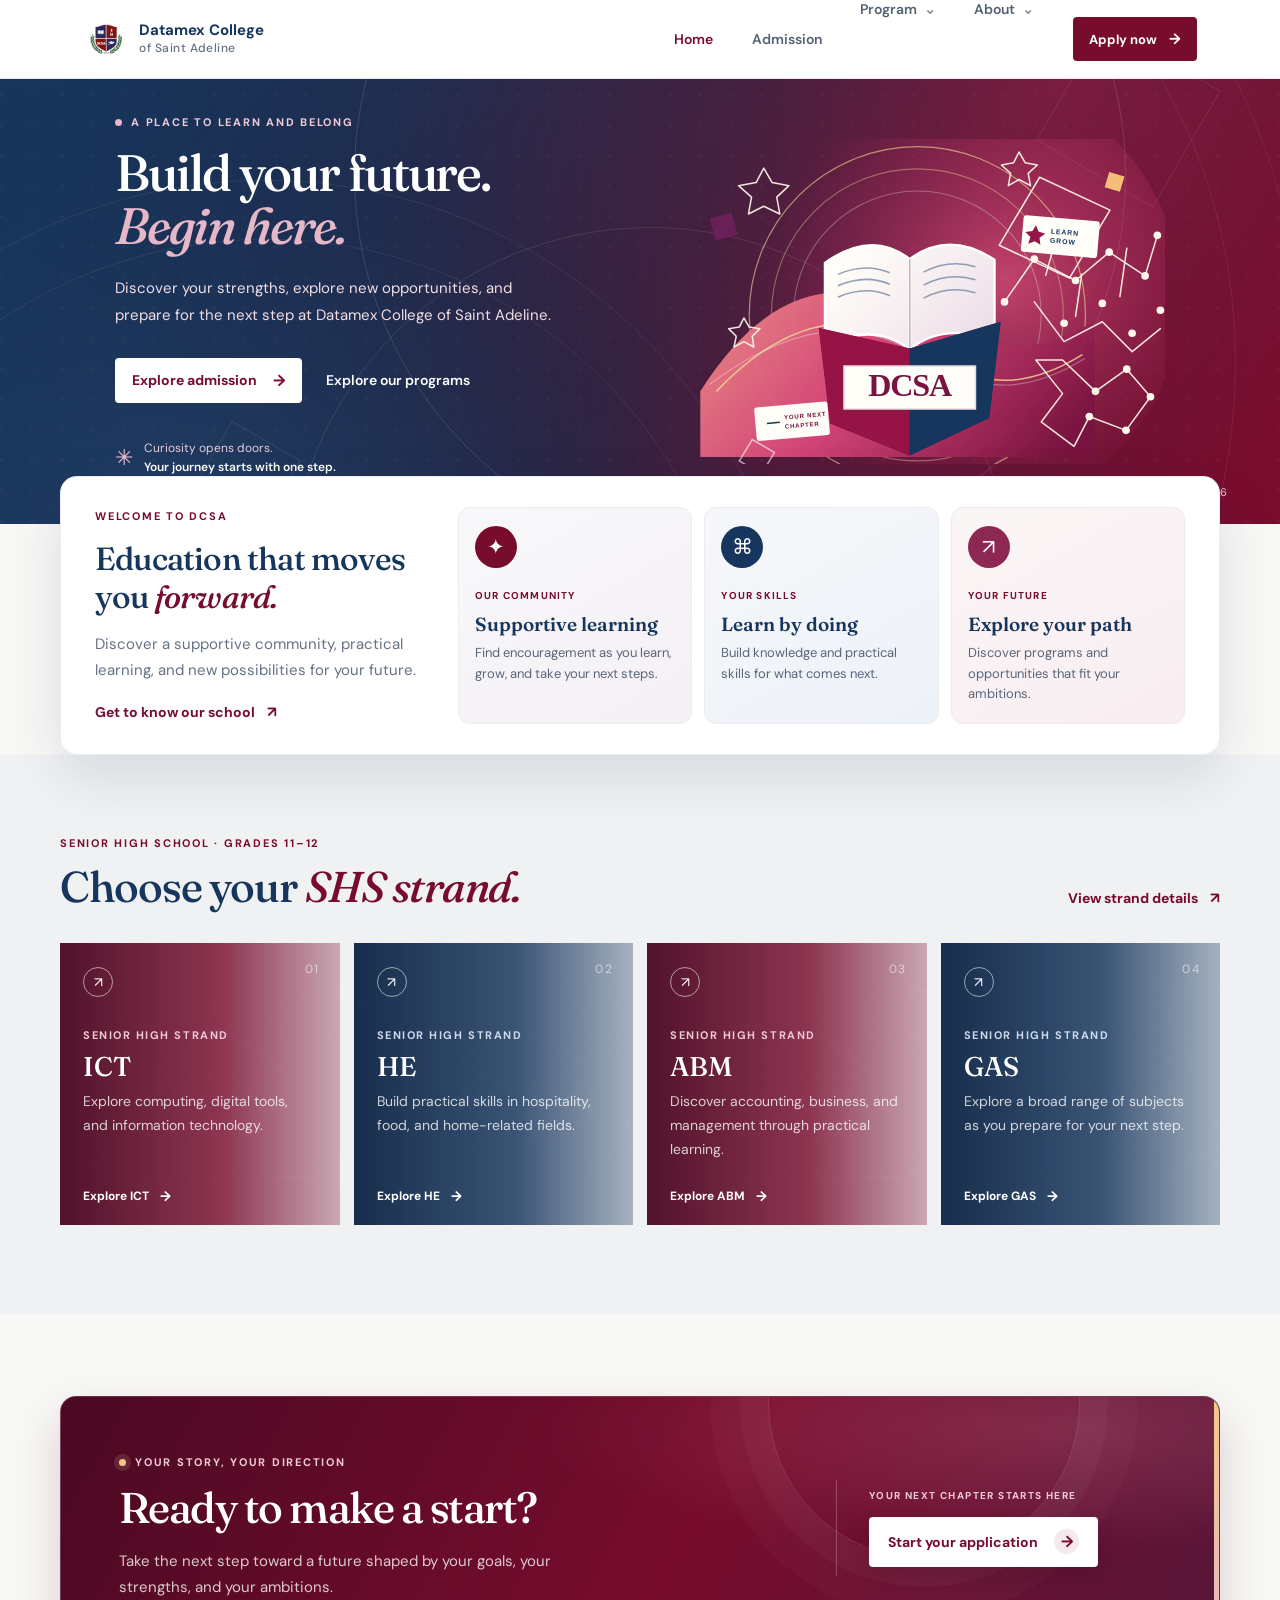
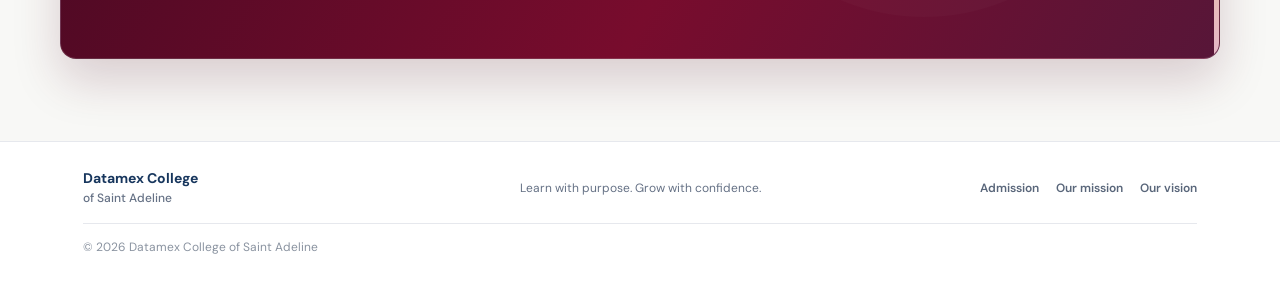
<file: index.html>
<!doctype html>
<html lang="en">
<head>
  <meta charset="utf-8">
  <meta name="viewport" content="width=device-width, initial-scale=1">
  <meta name="theme-color" content="#780c2d">
  <meta name="description" content="Discover Datamex College of Saint Adeline, its programs, and how to become part of our school community.">
  <title>Datamex College of Saint Adeline | Home</title>
  <link rel="preconnect" href="https://fonts.googleapis.com">
  <link rel="preconnect" href="https://fonts.gstatic.com" crossorigin>
  <link href="https://fonts.googleapis.com/css2?family=DM+Sans:wght@400;500;600;700&family=Fraunces:opsz,wght@9..144,500;9..144,600&display=swap" rel="stylesheet">
  <link rel="stylesheet" href="style.css">
  <script src="script.js" defer></script>
</head>
<body class="home-page">
  <a class="skip-link" href="#main-content">Skip to content</a>
  <header class="site-header">
    <a class="brand" href="index.html" aria-label="Datamex College of Saint Adeline home">
      <img class="brand-logo" src="assets/dcsa-school-logo.png" alt="">
      <span class="brand-name">Datamex College <small>of Saint Adeline</small></span>
    </a>
    <button class="menu-toggle" type="button" aria-expanded="false" aria-controls="primary-navigation"><span></span><span></span><span></span><span class="visually-hidden">Toggle navigation</span></button>
    <nav class="primary-navigation" id="primary-navigation" aria-label="Main navigation">
      <a class="nav-link active" href="index.html" aria-current="page">Home</a>
      <a class="nav-link" href="admission.html">Admission</a>
      <details class="nav-dropdown">
        <summary>Program <span aria-hidden="true">⌄</span></summary>
        <div class="dropdown-menu">
          <a href="program-college.html">College</a>
          <a href="program-shs.html">Senior High School</a>
        </div>
      </details>
      <details class="nav-dropdown">
        <summary>About <span aria-hidden="true">⌄</span></summary>
        <div class="dropdown-menu">
          <a href="about-mission.html">Mission</a>
          <a href="about-vision.html">Vision</a>
        </div>
      </details>
      <a class="nav-cta" href="admission.html">Apply now <span aria-hidden="true">→</span></a>
    </nav>
  </header>

  <main id="main-content">
    <section class="home-hero">
      <div class="hero-copy">
        <p class="eyebrow"><span class="eyebrow-dot"></span> A PLACE TO LEARN AND BELONG</p>
        <h1>Build your future.<br><em>Begin here.</em></h1>
        <p class="hero-description">Discover your strengths, explore new opportunities, and prepare for the next step at Datamex College of Saint Adeline.</p>
        <div class="hero-actions">
          <a class="button button-light" href="admission.html">Explore admission <span aria-hidden="true">→</span></a>
          <a class="text-button" href="program-college.html">Explore our programs</a>
        </div>
        <div class="hero-note"><span class="note-stars" aria-hidden="true">✳</span><span>Curiosity opens doors.<br><strong>Your journey starts with one step.</strong></span></div>
      </div>
      <div class="hero-art" aria-hidden="true">
        <img class="hero-illustration" src="assets/home-hero-illustration.svg" alt="">
      </div>
      <span class="hero-index" aria-hidden="true">01 / 06</span>
    </section>

    <section class="intro-section content-wrap">
      <div class="intro-heading">
        <p class="eyebrow eyebrow-dark">WELCOME TO DCSA</p>
        <h2>Education that moves<br>you <em>forward.</em></h2>
        <p>Discover a supportive community, practical learning, and new possibilities for your future.</p>
        <a class="inline-link" href="about-mission.html">Get to know our school <span aria-hidden="true">↗</span></a>
      </div>
      <div class="intro-features">
        <article class="intro-feature">
          <span class="intro-feature-icon" aria-hidden="true">✦</span>
          <span class="intro-feature-label">OUR COMMUNITY</span>
          <h3>Supportive learning</h3>
          <p>Find encouragement as you learn, grow, and take your next steps.</p>
        </article>
        <article class="intro-feature">
          <span class="intro-feature-icon" aria-hidden="true">⌘</span>
          <span class="intro-feature-label">YOUR SKILLS</span>
          <h3>Learn by doing</h3>
          <p>Build knowledge and practical skills for what comes next.</p>
        </article>
        <article class="intro-feature">
          <span class="intro-feature-icon" aria-hidden="true">↗</span>
          <span class="intro-feature-label">YOUR FUTURE</span>
          <h3>Explore your path</h3>
          <p>Discover programs and opportunities that fit your ambitions.</p>
        </article>
      </div>
    </section>

    <section class="pathways-section">
      <div class="content-wrap">
        <div class="section-heading">
          <div><p class="eyebrow eyebrow-dark">SENIOR HIGH SCHOOL · GRADES 11–12</p><h2>Choose your <em>SHS strand.</em></h2></div>
          <a class="inline-link" href="program-shs.html">View strand details <span aria-hidden="true">↗</span></a>
        </div>
        <div class="pathway-grid">
          <a class="pathway-card pathway-card-maroon" href="program-shs.html#strand-ict">
            <span class="pathway-number">01</span><span class="pathway-arrow" aria-hidden="true">↗</span>
            <span class="pathway-type">SENIOR HIGH STRAND</span><h3>ICT</h3>
            <p>Explore computing, digital tools, and information technology.</p>
            <span class="card-link">Explore ICT <span aria-hidden="true">→</span></span>
          </a>
          <a class="pathway-card pathway-card-navy" href="program-shs.html#strand-he">
            <span class="pathway-number">02</span><span class="pathway-arrow" aria-hidden="true">↗</span>
            <span class="pathway-type">SENIOR HIGH STRAND</span><h3>HE</h3>
            <p>Build practical skills in hospitality, food, and home-related fields.</p>
            <span class="card-link">Explore HE <span aria-hidden="true">→</span></span>
          </a>
          <a class="pathway-card pathway-card-maroon" href="program-shs.html#strand-abm">
            <span class="pathway-number">03</span><span class="pathway-arrow" aria-hidden="true">↗</span>
            <span class="pathway-type">SENIOR HIGH STRAND</span><h3>ABM</h3>
            <p>Discover accounting, business, and management through practical learning.</p>
            <span class="card-link">Explore ABM <span aria-hidden="true">→</span></span>
          </a>
          <a class="pathway-card pathway-card-navy" href="program-shs.html#strand-gas">
            <span class="pathway-number">04</span><span class="pathway-arrow" aria-hidden="true">↗</span>
            <span class="pathway-type">SENIOR HIGH STRAND</span><h3>GAS</h3>
            <p>Explore a broad range of subjects as you prepare for your next step.</p>
            <span class="card-link">Explore GAS <span aria-hidden="true">→</span></span>
          </a>
        </div>
      </div>
    </section>

    <section class="closing-banner content-wrap">
      <div class="closing-copy">
        <p class="eyebrow"><span class="closing-dot" aria-hidden="true"></span> YOUR STORY, YOUR DIRECTION</p>
        <h2>Ready to make a start?</h2>
        <p class="closing-description">Take the next step toward a future shaped by your goals, your strengths, and your ambitions.</p>
      </div>
      <div class="closing-action">
        <span class="closing-action-label">YOUR NEXT CHAPTER STARTS HERE</span>
        <a class="button button-light closing-cta" href="admission.html">Start your application <span aria-hidden="true">→</span></a>
      </div>
    </section>
  </main>

  <footer class="site-footer">
    <a class="footer-brand" href="index.html">Datamex College <span>of Saint Adeline</span></a>
    <p>Learn with purpose. Grow with confidence.</p>
    <div class="footer-links"><a href="admission.html">Admission</a><a href="about-mission.html">Our mission</a><a href="about-vision.html">Our vision</a></div>
    <small>© <span data-year>2026</span> Datamex College of Saint Adeline</small>
  </footer>
</body>
</html>
</file>
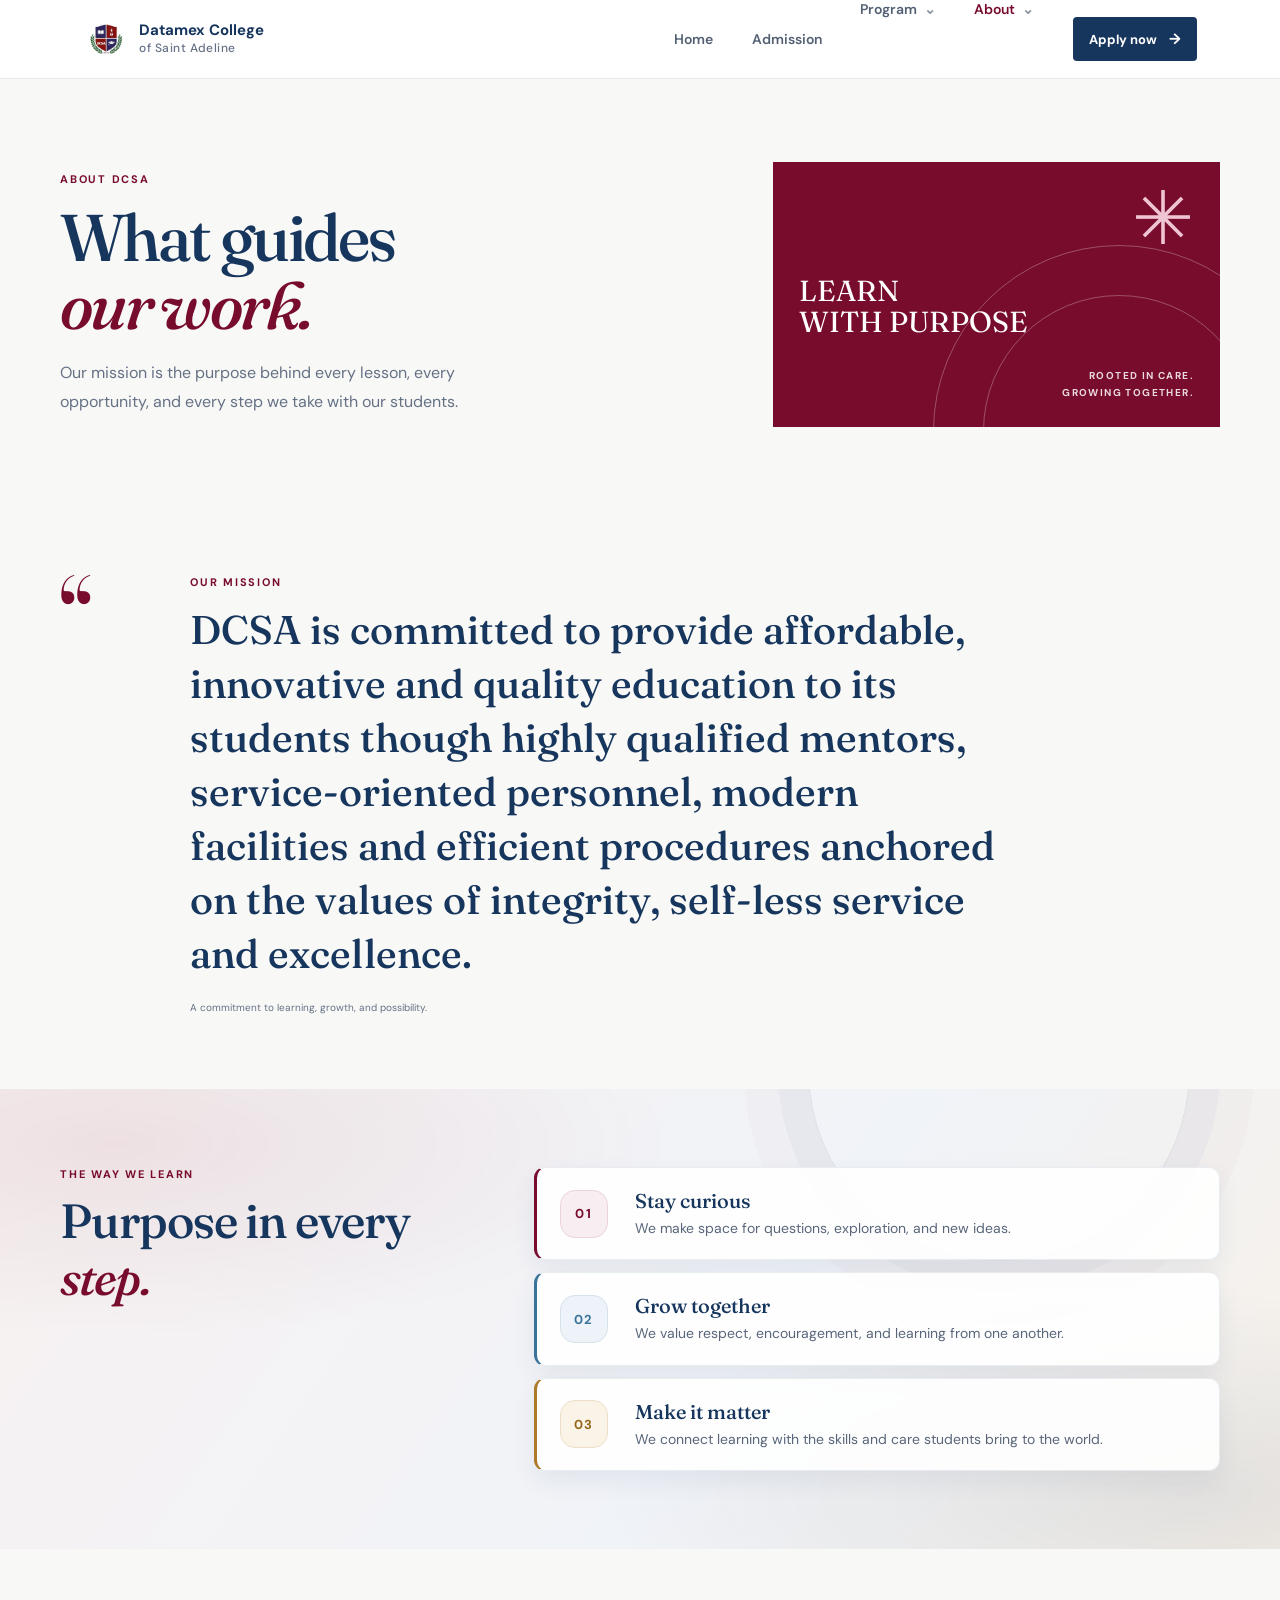
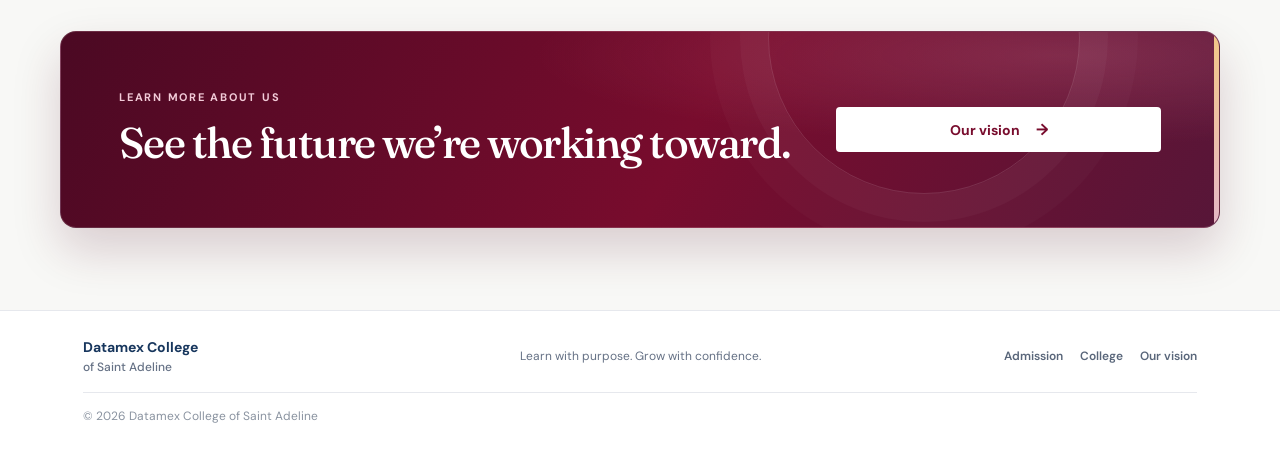
<file: about-mission.html>
<!doctype html>
<html lang="en">
<head>
  <meta charset="utf-8">
  <meta name="viewport" content="width=device-width, initial-scale=1">
  <meta name="theme-color" content="#780c2d">
  <meta name="description" content="Learn about the mission of Datamex College of Saint Adeline.">
  <title>Our Mission | Datamex College of Saint Adeline</title>
  <link rel="preconnect" href="https://fonts.googleapis.com">
  <link rel="preconnect" href="https://fonts.gstatic.com" crossorigin>
  <link href="https://fonts.googleapis.com/css2?family=DM+Sans:wght@400;500;600;700&family=Fraunces:opsz,wght@9..144,500;9..144,600&display=swap" rel="stylesheet">
  <link rel="stylesheet" href="style.css">
  <script src="script.js" defer></script>
</head>
<body>
  <a class="skip-link" href="#main-content">Skip to content</a>
  <header class="site-header">
    <a class="brand" href="index.html" aria-label="Datamex College of Saint Adeline home"><img class="brand-logo" src="assets/dcsa-school-logo.png" alt=""><span class="brand-name">Datamex College <small>of Saint Adeline</small></span></a>
    <button class="menu-toggle" type="button" aria-expanded="false" aria-controls="primary-navigation"><span></span><span></span><span></span><span class="visually-hidden">Toggle navigation</span></button>
    <nav class="primary-navigation" id="primary-navigation" aria-label="Main navigation">
      <a class="nav-link" href="index.html">Home</a><a class="nav-link" href="admission.html">Admission</a>
      <details class="nav-dropdown"><summary>Program <span aria-hidden="true">⌄</span></summary><div class="dropdown-menu"><a href="program-college.html">College</a><a href="program-shs.html">Senior High School</a></div></details>
      <details class="nav-dropdown current"><summary>About <span aria-hidden="true">⌄</span></summary><div class="dropdown-menu"><a class="dropdown-active" href="about-mission.html" aria-current="page">Mission</a><a href="about-vision.html">Vision</a></div></details>
      <a class="nav-cta" href="admission.html">Apply now <span aria-hidden="true">→</span></a>
    </nav>
  </header>
  <main id="main-content">
    <section class="page-hero content-wrap">
      <div><p class="eyebrow eyebrow-dark">ABOUT DCSA</p><h1>What guides<br><em>our work.</em></h1><p class="page-lead">Our mission is the purpose behind every lesson, every opportunity, and every step we take with our students.</p></div>
      <div class="page-hero-art mission-art" aria-hidden="true"><span class="art-symbol">✳</span><span class="art-label">LEARN<br>WITH PURPOSE</span><span class="art-small">ROOTED IN CARE.<br>GROWING TOGETHER.</span></div>
    </section>
    <section class="statement-section content-wrap">
      <div class="statement-mark" aria-hidden="true">“</div>
      <div><p class="eyebrow eyebrow-dark">OUR MISSION</p><h2>DCSA is committed to provide affordable, innovative and quality education to its students though highly qualified mentors, service-oriented personnel, modern facilities and efficient procedures anchored on the values of integrity, self-less service and excellence.</h2><p class="statement-caption">A commitment to learning, growth, and possibility.</p></div>
    </section>
    <section class="values-section">
      <div class="content-wrap"><div class="section-heading"><div><p class="eyebrow">THE WAY WE LEARN</p><h2>Purpose in every <em>step.</em></h2></div></div>
        <div class="value-grid"><article><span>01</span><h3>Stay curious</h3><p>We make space for questions, exploration, and new ideas.</p></article><article><span>02</span><h3>Grow together</h3><p>We value respect, encouragement, and learning from one another.</p></article><article><span>03</span><h3>Make it matter</h3><p>We connect learning with the skills and care students bring to the world.</p></article></div>
      </div>
    </section>
    <section class="closing-banner content-wrap"><div><p class="eyebrow">LEARN MORE ABOUT US</p><h2>See the future we’re working toward.</h2></div><a class="button button-light" href="about-vision.html">Our vision <span aria-hidden="true">→</span></a></section>
  </main>
  <footer class="site-footer"><a class="footer-brand" href="index.html">Datamex College <span>of Saint Adeline</span></a><p>Learn with purpose. Grow with confidence.</p><div class="footer-links"><a href="admission.html">Admission</a><a href="program-college.html">College</a><a href="about-vision.html">Our vision</a></div><small>© <span data-year>2026</span> Datamex College of Saint Adeline</small></footer>
</body>
</html>
</file>
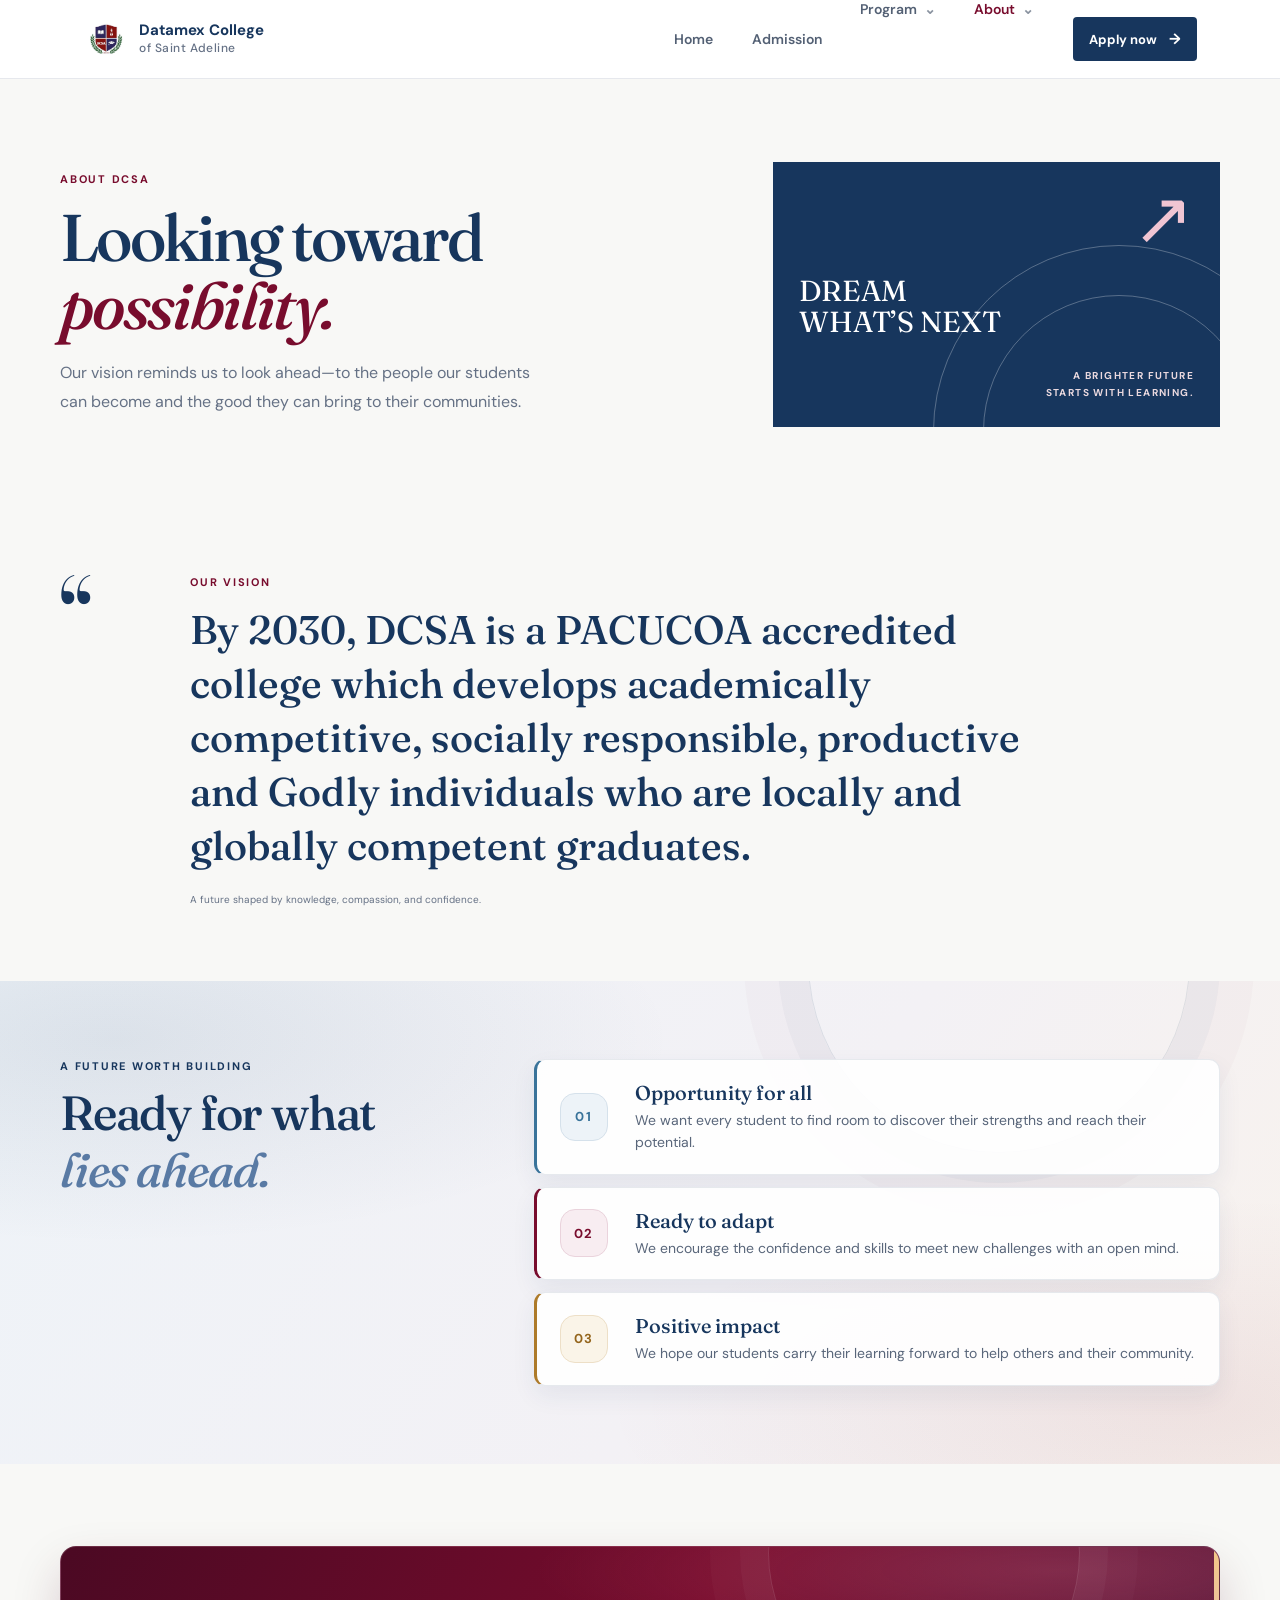
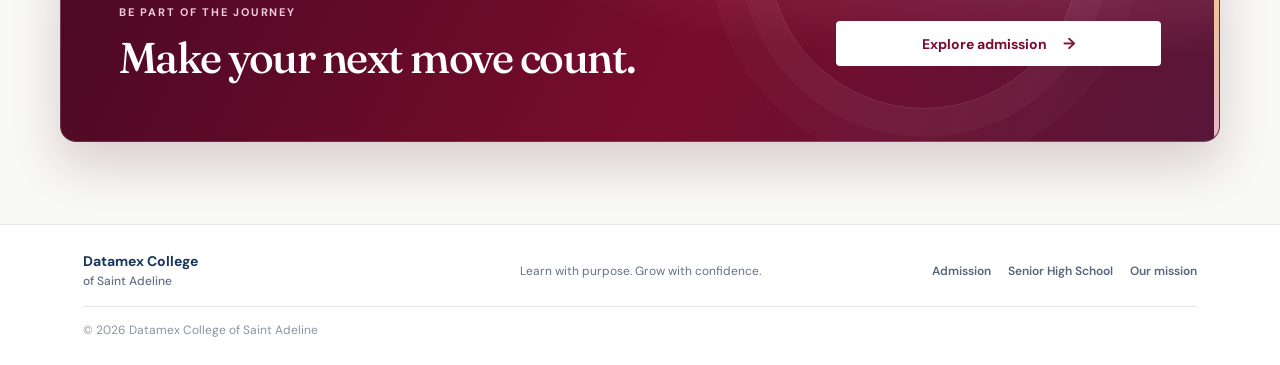
<file: about-vision.html>
<!doctype html>
<html lang="en">
<head>
  <meta charset="utf-8">
  <meta name="viewport" content="width=device-width, initial-scale=1">
  <meta name="theme-color" content="#780c2d">
  <meta name="description" content="Learn about the vision of Datamex College of Saint Adeline.">
  <title>Our Vision | Datamex College of Saint Adeline</title>
  <link rel="preconnect" href="https://fonts.googleapis.com">
  <link rel="preconnect" href="https://fonts.gstatic.com" crossorigin>
  <link href="https://fonts.googleapis.com/css2?family=DM+Sans:wght@400;500;600;700&family=Fraunces:opsz,wght@9..144,500;9..144,600&display=swap" rel="stylesheet">
  <link rel="stylesheet" href="style.css">
  <script src="script.js" defer></script>
</head>
<body>
  <a class="skip-link" href="#main-content">Skip to content</a>
  <header class="site-header">
    <a class="brand" href="index.html" aria-label="Datamex College of Saint Adeline home"><img class="brand-logo" src="assets/dcsa-school-logo.png" alt=""><span class="brand-name">Datamex College <small>of Saint Adeline</small></span></a>
    <button class="menu-toggle" type="button" aria-expanded="false" aria-controls="primary-navigation"><span></span><span></span><span></span><span class="visually-hidden">Toggle navigation</span></button>
    <nav class="primary-navigation" id="primary-navigation" aria-label="Main navigation">
      <a class="nav-link" href="index.html">Home</a><a class="nav-link" href="admission.html">Admission</a>
      <details class="nav-dropdown"><summary>Program <span aria-hidden="true">⌄</span></summary><div class="dropdown-menu"><a href="program-college.html">College</a><a href="program-shs.html">Senior High School</a></div></details>
      <details class="nav-dropdown current"><summary>About <span aria-hidden="true">⌄</span></summary><div class="dropdown-menu"><a href="about-mission.html">Mission</a><a class="dropdown-active" href="about-vision.html" aria-current="page">Vision</a></div></details>
      <a class="nav-cta" href="admission.html">Apply now <span aria-hidden="true">→</span></a>
    </nav>
  </header>
  <main id="main-content">
    <section class="page-hero content-wrap">
      <div><p class="eyebrow eyebrow-dark">ABOUT DCSA</p><h1>Looking toward<br><em>possibility.</em></h1><p class="page-lead">Our vision reminds us to look ahead—to the people our students can become and the good they can bring to their communities.</p></div>
      <div class="page-hero-art vision-art" aria-hidden="true"><span class="art-symbol">↗</span><span class="art-label">DREAM<br>WHAT’S NEXT</span><span class="art-small">A BRIGHTER FUTURE<br>STARTS WITH LEARNING.</span></div>
    </section>
    <section class="statement-section content-wrap">
      <div class="statement-mark statement-mark-blue" aria-hidden="true">“</div>
      <div><p class="eyebrow eyebrow-dark">OUR VISION</p><h2>By 2030, DCSA is a PACUCOA accredited college which develops academically competitive, socially responsible, productive and Godly individuals who are locally and globally competent graduates.</h2><p class="statement-caption">A future shaped by knowledge, compassion, and confidence.</p></div>
    </section>
    <section class="values-section vision-values">
      <div class="content-wrap"><div class="section-heading"><div><p class="eyebrow">A FUTURE WORTH BUILDING</p><h2>Ready for what <em>lies ahead.</em></h2></div></div>
        <div class="value-grid"><article><span>01</span><h3>Opportunity for all</h3><p>We want every student to find room to discover their strengths and reach their potential.</p></article><article><span>02</span><h3>Ready to adapt</h3><p>We encourage the confidence and skills to meet new challenges with an open mind.</p></article><article><span>03</span><h3>Positive impact</h3><p>We hope our students carry their learning forward to help others and their community.</p></article></div>
      </div>
    </section>
    <section class="closing-banner content-wrap"><div><p class="eyebrow">BE PART OF THE JOURNEY</p><h2>Make your next move count.</h2></div><a class="button button-light" href="admission.html">Explore admission <span aria-hidden="true">→</span></a></section>
  </main>
  <footer class="site-footer"><a class="footer-brand" href="index.html">Datamex College <span>of Saint Adeline</span></a><p>Learn with purpose. Grow with confidence.</p><div class="footer-links"><a href="admission.html">Admission</a><a href="program-shs.html">Senior High School</a><a href="about-mission.html">Our mission</a></div><small>© <span data-year>2026</span> Datamex College of Saint Adeline</small></footer>
</body>
</html>
</file>
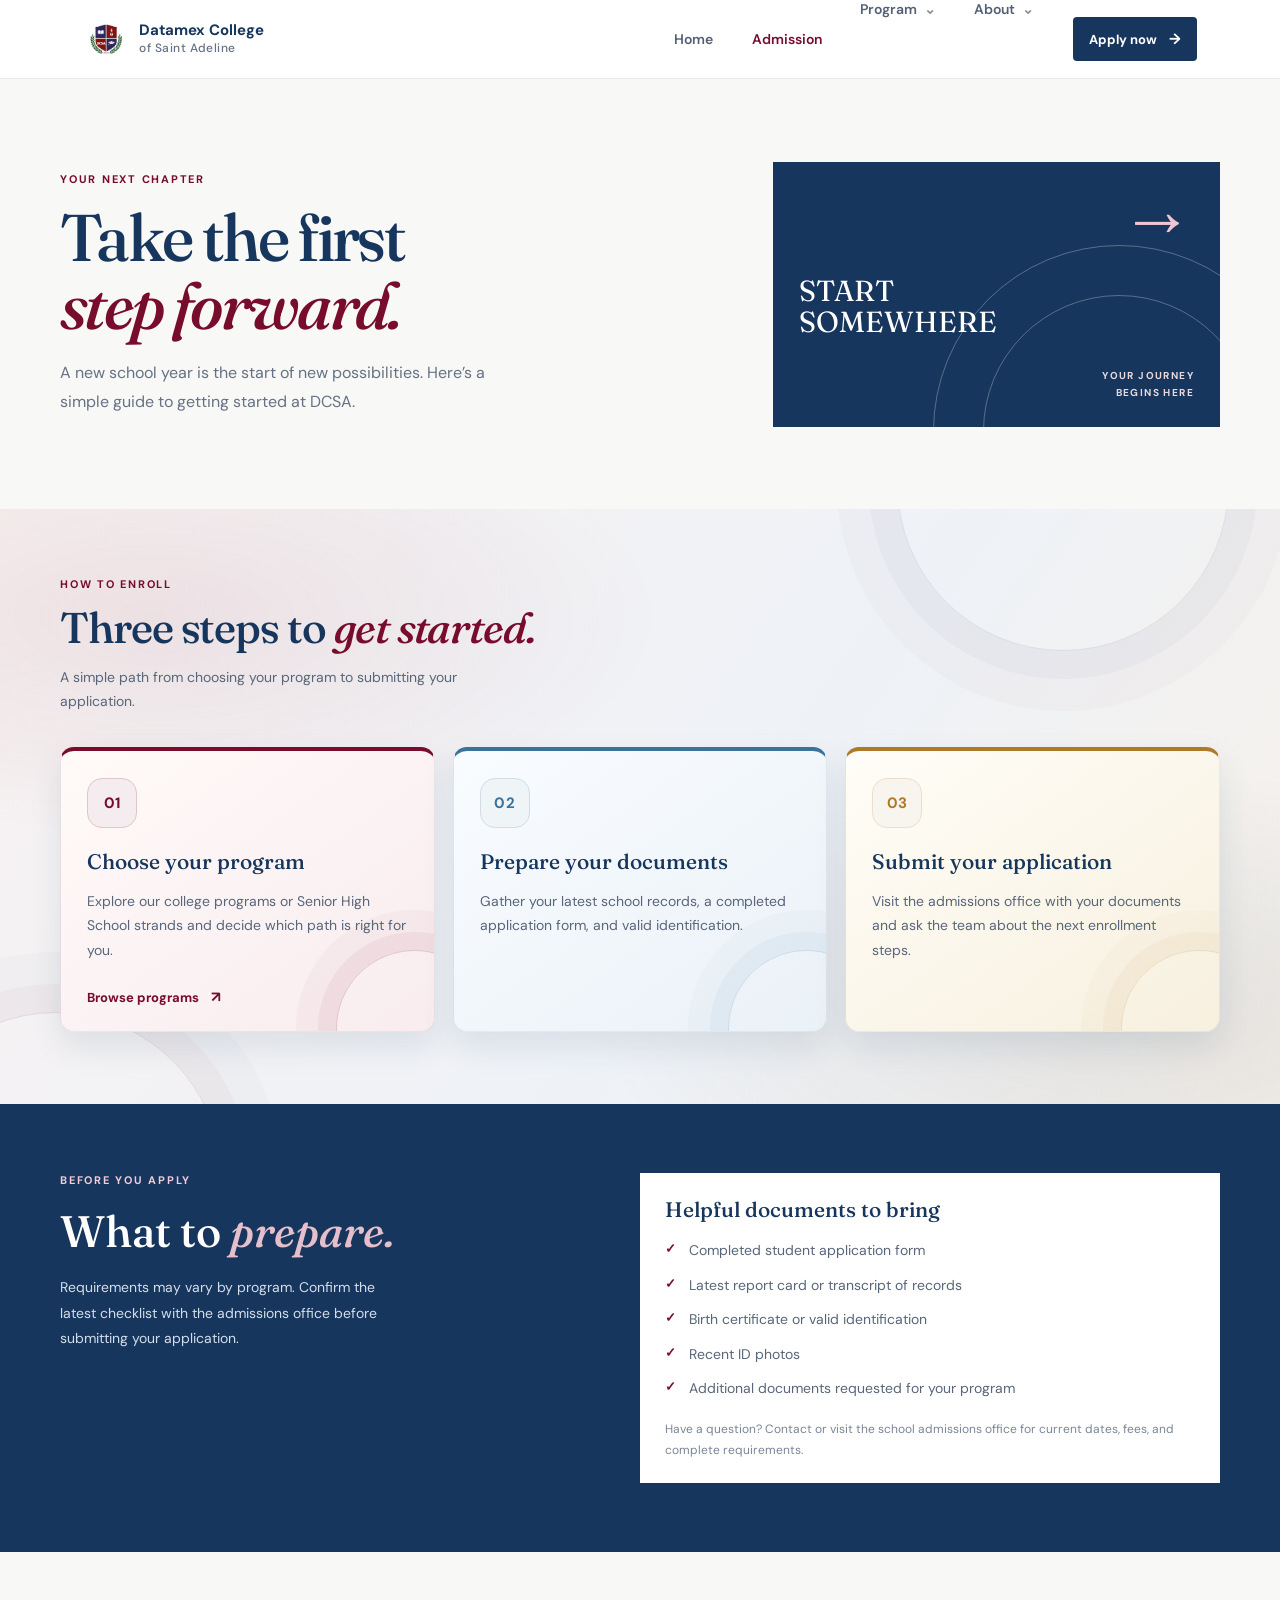
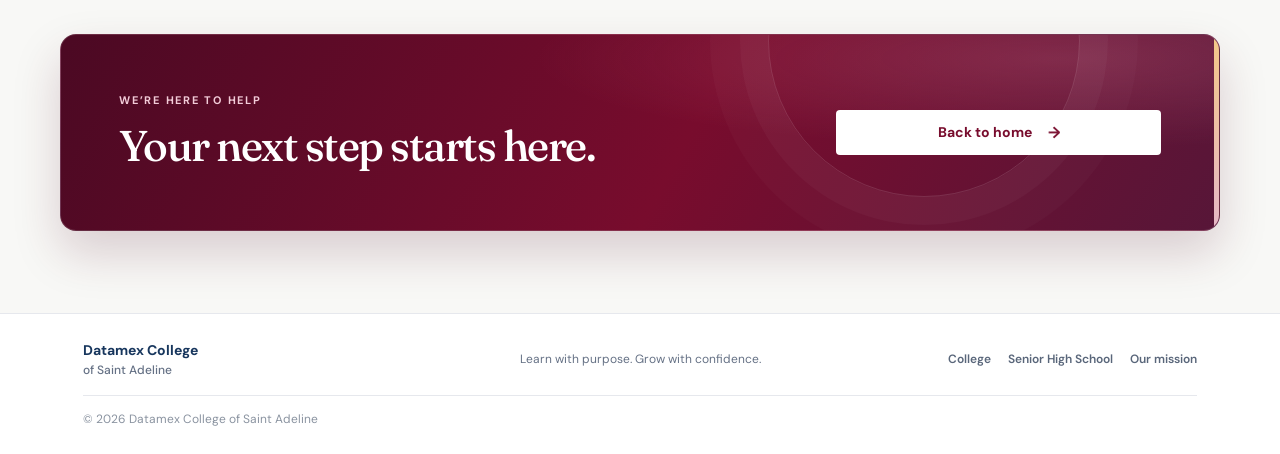
<file: admission.html>
<!doctype html>
<html lang="en">
<head>
  <meta charset="utf-8">
  <meta name="viewport" content="width=device-width, initial-scale=1">
  <meta name="theme-color" content="#780c2d">
  <meta name="description" content="Learn about admission requirements and enrollment at Datamex College of Saint Adeline.">
  <title>Admission | Datamex College of Saint Adeline</title>
  <link rel="preconnect" href="https://fonts.googleapis.com">
  <link rel="preconnect" href="https://fonts.gstatic.com" crossorigin>
  <link href="https://fonts.googleapis.com/css2?family=DM+Sans:wght@400;500;600;700&family=Fraunces:opsz,wght@9..144,500;9..144,600&display=swap" rel="stylesheet">
  <link rel="stylesheet" href="style.css">
  <script src="script.js" defer></script>
</head>
<body>
  <a class="skip-link" href="#main-content">Skip to content</a>
  <header class="site-header">
    <a class="brand" href="index.html" aria-label="Datamex College of Saint Adeline home"><img class="brand-logo" src="assets/dcsa-school-logo.png" alt=""><span class="brand-name">Datamex College <small>of Saint Adeline</small></span></a>
    <button class="menu-toggle" type="button" aria-expanded="false" aria-controls="primary-navigation"><span></span><span></span><span></span><span class="visually-hidden">Toggle navigation</span></button>
    <nav class="primary-navigation" id="primary-navigation" aria-label="Main navigation">
      <a class="nav-link" href="index.html">Home</a><a class="nav-link active" href="admission.html" aria-current="page">Admission</a>
      <details class="nav-dropdown"><summary>Program <span aria-hidden="true">⌄</span></summary><div class="dropdown-menu"><a href="program-college.html">College</a><a href="program-shs.html">Senior High School</a></div></details>
      <details class="nav-dropdown"><summary>About <span aria-hidden="true">⌄</span></summary><div class="dropdown-menu"><a href="about-mission.html">Mission</a><a href="about-vision.html">Vision</a></div></details>
      <a class="nav-cta" href="admission.html">Apply now <span aria-hidden="true">→</span></a>
    </nav>
  </header>
  <main id="main-content">
    <section class="page-hero content-wrap">
      <div><p class="eyebrow eyebrow-dark">YOUR NEXT CHAPTER</p><h1>Take the first<br><em>step forward.</em></h1><p class="page-lead">A new school year is the start of new possibilities. Here’s a simple guide to getting started at DCSA.</p></div>
      <div class="page-hero-art admission-art" aria-hidden="true"><span class="art-symbol">→</span><span class="art-label">START<br>SOMEWHERE</span><span class="art-small">YOUR JOURNEY<br>BEGINS HERE</span></div>
    </section>
    <section class="admission-steps-section">
      <div class="info-section content-wrap admission-steps">
        <div class="section-heading"><div class="steps-heading-copy"><p class="eyebrow">HOW TO ENROLL</p><h2>Three steps to <em>get started.</em></h2><p class="steps-intro">A simple path from choosing your program to submitting your application.</p></div></div>
        <div class="steps-grid">
          <article class="step-card"><span class="step-number">01</span><h3>Choose your program</h3><p>Explore our college programs or Senior High School strands and decide which path is right for you.</p><a class="inline-link" href="program-college.html">Browse programs <span aria-hidden="true">↗</span></a></article>
          <article class="step-card"><span class="step-number">02</span><h3>Prepare your documents</h3><p>Gather your latest school records, a completed application form, and valid identification.</p></article>
          <article class="step-card"><span class="step-number">03</span><h3>Submit your application</h3><p>Visit the admissions office with your documents and ask the team about the next enrollment steps.</p></article>
        </div>
      </div>
    </section>
    <section class="requirements-section">
      <div class="content-wrap requirements-layout">
        <div><p class="eyebrow">BEFORE YOU APPLY</p><h2>What to <em>prepare.</em></h2><p class="requirements-intro">Requirements may vary by program. Confirm the latest checklist with the admissions office before submitting your application.</p></div>
        <div class="requirements-card">
          <h3>Helpful documents to bring</h3>
          <ul class="check-list"><li>Completed student application form</li><li>Latest report card or transcript of records</li><li>Birth certificate or valid identification</li><li>Recent ID photos</li><li>Additional documents requested for your program</li></ul>
          <p class="requirements-note">Have a question? Contact or visit the school admissions office for current dates, fees, and complete requirements.</p>
        </div>
      </div>
    </section>
    <section class="closing-banner content-wrap"><div><p class="eyebrow">WE’RE HERE TO HELP</p><h2>Your next step starts here.</h2></div><a class="button button-light" href="index.html">Back to home <span aria-hidden="true">→</span></a></section>
  </main>
  <footer class="site-footer"><a class="footer-brand" href="index.html">Datamex College <span>of Saint Adeline</span></a><p>Learn with purpose. Grow with confidence.</p><div class="footer-links"><a href="program-college.html">College</a><a href="program-shs.html">Senior High School</a><a href="about-mission.html">Our mission</a></div><small>© <span data-year>2026</span> Datamex College of Saint Adeline</small></footer>
</body>
</html>
</file>
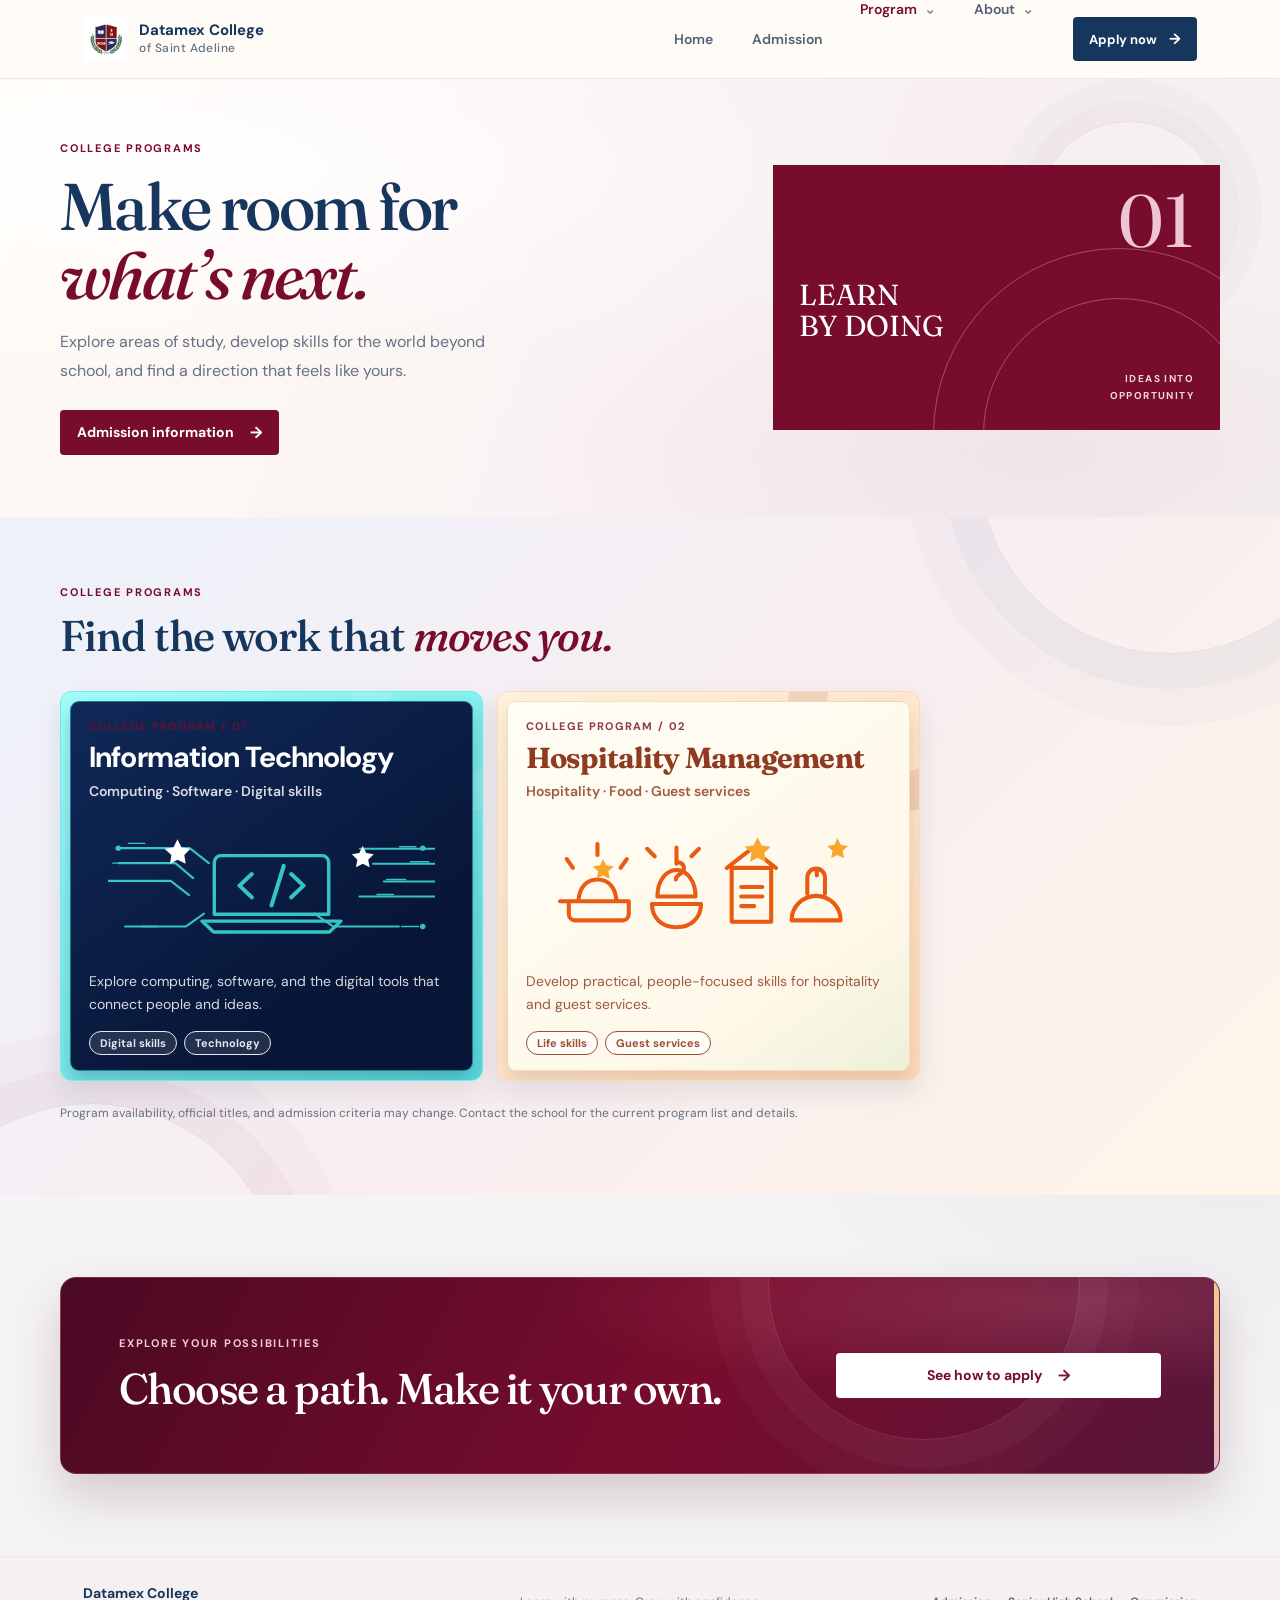
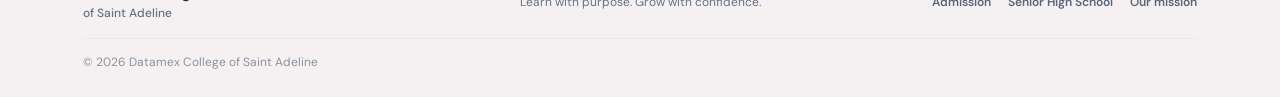
<file: program-college.html>
<!doctype html>
<html lang="en">
<head>
  <meta charset="utf-8">
  <meta name="viewport" content="width=device-width, initial-scale=1">
  <meta name="theme-color" content="#780c2d">
  <meta name="description" content="Explore college program areas at Datamex College of Saint Adeline.">
  <title>College Programs | Datamex College of Saint Adeline</title>
  <link rel="preconnect" href="https://fonts.googleapis.com">
  <link rel="preconnect" href="https://fonts.gstatic.com" crossorigin>
  <link href="https://fonts.googleapis.com/css2?family=DM+Sans:wght@400;500;600;700&family=Fraunces:opsz,wght@9..144,500;9..144,600&display=swap" rel="stylesheet">
  <link rel="stylesheet" href="style.css">
  <script src="script.js" defer></script>
</head>
<body class="college-page">
  <a class="skip-link" href="#main-content">Skip to content</a>
  <header class="site-header">
    <a class="brand" href="index.html" aria-label="Datamex College of Saint Adeline home"><img class="brand-logo" src="assets/dcsa-school-logo.png" alt=""><span class="brand-name">Datamex College <small>of Saint Adeline</small></span></a>
    <button class="menu-toggle" type="button" aria-expanded="false" aria-controls="primary-navigation"><span></span><span></span><span></span><span class="visually-hidden">Toggle navigation</span></button>
    <nav class="primary-navigation" id="primary-navigation" aria-label="Main navigation">
      <a class="nav-link" href="index.html">Home</a><a class="nav-link" href="admission.html">Admission</a>
      <details class="nav-dropdown current"><summary>Program <span aria-hidden="true">⌄</span></summary><div class="dropdown-menu"><a class="dropdown-active" href="program-college.html" aria-current="page">College</a><a href="program-shs.html">Senior High School</a></div></details>
      <details class="nav-dropdown"><summary>About <span aria-hidden="true">⌄</span></summary><div class="dropdown-menu"><a href="about-mission.html">Mission</a><a href="about-vision.html">Vision</a></div></details>
      <a class="nav-cta" href="admission.html">Apply now <span aria-hidden="true">→</span></a>
    </nav>
  </header>
  <main id="main-content">
    <section class="page-hero content-wrap">
      <div><p class="eyebrow eyebrow-dark">COLLEGE PROGRAMS</p><h1>Make room for<br><em>what’s next.</em></h1><p class="page-lead">Explore areas of study, develop skills for the world beyond school, and find a direction that feels like yours.</p><a class="button button-maroon" href="admission.html">Admission information <span aria-hidden="true">→</span></a></div>
      <div class="page-hero-art college-art" aria-hidden="true"><span class="art-symbol">01</span><span class="art-label">LEARN<br>BY DOING</span><span class="art-small">IDEAS INTO<br>OPPORTUNITY</span></div>
    </section>
    <section class="college-programs-section">
      <div class="info-section content-wrap college-programs">
        <div class="section-heading"><div><p class="eyebrow eyebrow-dark">COLLEGE PROGRAMS</p><h2>Find the work that <em>moves you.</em></h2></div></div>
        <div class="program-grid">
          <article class="program-card college-card-it">
            <div class="college-card-inner">
              <span class="program-index">COLLEGE PROGRAM / 01</span><h3>Information Technology</h3>
              <p class="program-subtitle">Computing · Software · Digital skills</p>
              <img class="program-art" src="assets/college-it.svg" alt="">
              <p class="program-description">Explore computing, software, and the digital tools that connect people and ideas.</p>
              <div class="program-tags"><span>Digital skills</span><span>Technology</span></div>
            </div>
          </article>
          <article class="program-card college-card-hm">
            <div class="college-card-inner">
              <span class="program-index">COLLEGE PROGRAM / 02</span><h3>Hospitality Management</h3>
              <p class="program-subtitle">Hospitality · Food · Guest services</p>
              <img class="program-art" src="assets/college-hm.svg" alt="">
              <p class="program-description">Develop practical, people-focused skills for hospitality and guest services.</p>
              <div class="program-tags"><span>Life skills</span><span>Guest services</span></div>
            </div>
          </article>
        </div>
        <p class="disclaimer">Program availability, official titles, and admission criteria may change. Contact the school for the current program list and details.</p>
      </div>
    </section>
    <section class="closing-banner content-wrap"><div><p class="eyebrow">EXPLORE YOUR POSSIBILITIES</p><h2>Choose a path. Make it your own.</h2></div><a class="button button-light" href="admission.html">See how to apply <span aria-hidden="true">→</span></a></section>
  </main>
  <footer class="site-footer"><a class="footer-brand" href="index.html">Datamex College <span>of Saint Adeline</span></a><p>Learn with purpose. Grow with confidence.</p><div class="footer-links"><a href="admission.html">Admission</a><a href="program-shs.html">Senior High School</a><a href="about-mission.html">Our mission</a></div><small>© <span data-year>2026</span> Datamex College of Saint Adeline</small></footer>
</body>
</html>
</file>
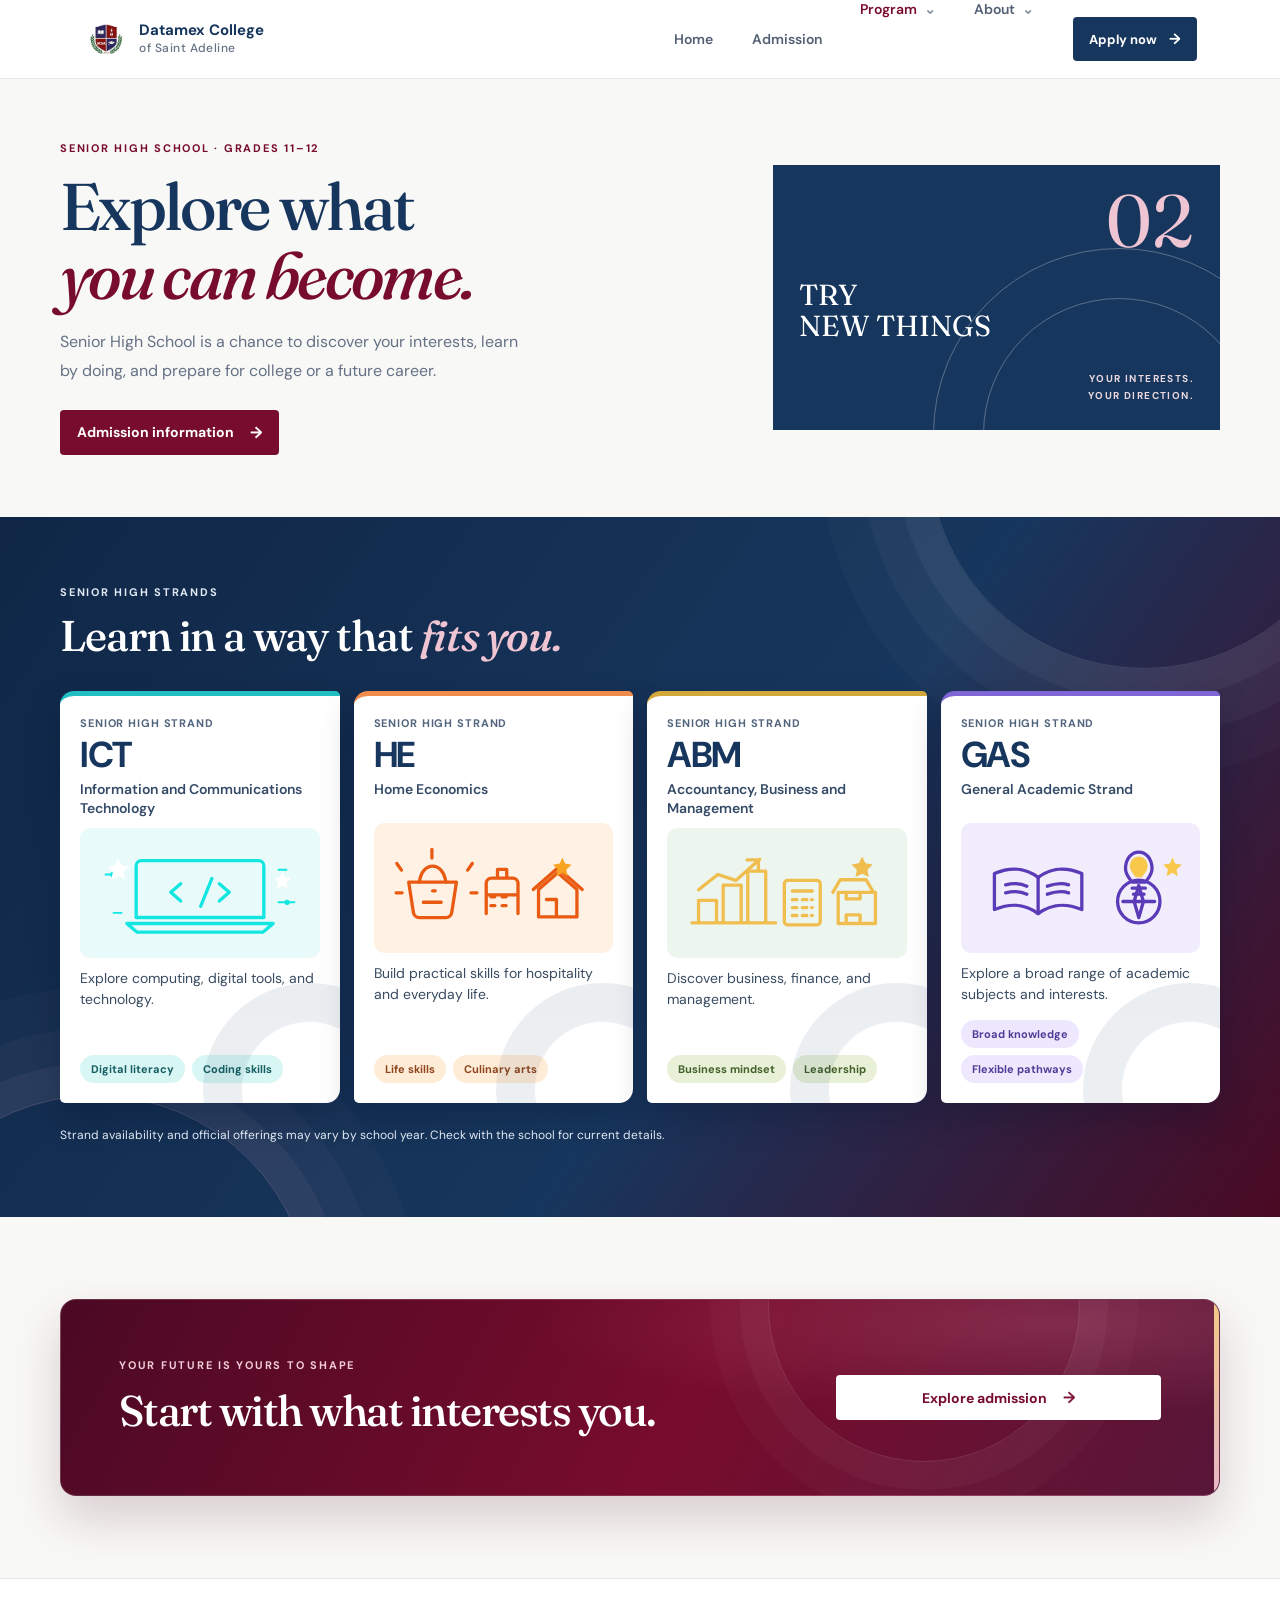
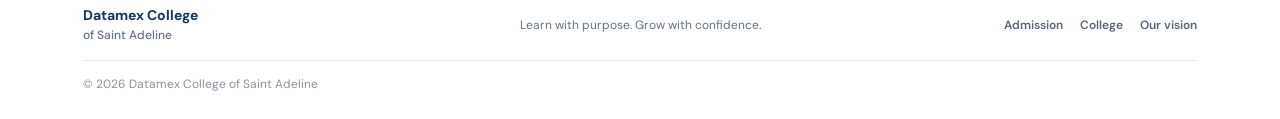
<file: program-shs.html>
<!doctype html>
<html lang="en">
<head>
  <meta charset="utf-8">
  <meta name="viewport" content="width=device-width, initial-scale=1">
  <meta name="theme-color" content="#780c2d">
  <meta name="description" content="Discover Senior High School pathways at Datamex College of Saint Adeline.">
  <title>Senior High School | Datamex College of Saint Adeline</title>
  <link rel="preconnect" href="https://fonts.googleapis.com">
  <link rel="preconnect" href="https://fonts.gstatic.com" crossorigin>
  <link href="https://fonts.googleapis.com/css2?family=DM+Sans:wght@400;500;600;700&family=Fraunces:opsz,wght@9..144,500;9..144,600&display=swap" rel="stylesheet">
  <link rel="stylesheet" href="style.css">
  <script src="script.js" defer></script>
</head>
<body>
  <a class="skip-link" href="#main-content">Skip to content</a>
  <header class="site-header">
    <a class="brand" href="index.html" aria-label="Datamex College of Saint Adeline home"><img class="brand-logo" src="assets/dcsa-school-logo.png" alt=""><span class="brand-name">Datamex College <small>of Saint Adeline</small></span></a>
    <button class="menu-toggle" type="button" aria-expanded="false" aria-controls="primary-navigation"><span></span><span></span><span></span><span class="visually-hidden">Toggle navigation</span></button>
    <nav class="primary-navigation" id="primary-navigation" aria-label="Main navigation">
      <a class="nav-link" href="index.html">Home</a><a class="nav-link" href="admission.html">Admission</a>
      <details class="nav-dropdown current"><summary>Program <span aria-hidden="true">⌄</span></summary><div class="dropdown-menu"><a href="program-college.html">College</a><a class="dropdown-active" href="program-shs.html" aria-current="page">Senior High School</a></div></details>
      <details class="nav-dropdown"><summary>About <span aria-hidden="true">⌄</span></summary><div class="dropdown-menu"><a href="about-mission.html">Mission</a><a href="about-vision.html">Vision</a></div></details>
      <a class="nav-cta" href="admission.html">Apply now <span aria-hidden="true">→</span></a>
    </nav>
  </header>
  <main id="main-content">
    <section class="page-hero content-wrap">
      <div><p class="eyebrow eyebrow-dark">SENIOR HIGH SCHOOL · GRADES 11–12</p><h1>Explore what<br><em>you can become.</em></h1><p class="page-lead">Senior High School is a chance to discover your interests, learn by doing, and prepare for college or a future career.</p><a class="button button-maroon" href="admission.html">Admission information <span aria-hidden="true">→</span></a></div>
      <div class="page-hero-art shs-art" aria-hidden="true"><span class="art-symbol">02</span><span class="art-label">TRY<br>NEW THINGS</span><span class="art-small">YOUR INTERESTS.<br>YOUR DIRECTION.</span></div>
    </section>
    <section class="shs-strands-section">
      <div class="info-section content-wrap shs-strands">
        <div class="section-heading"><div><p class="eyebrow eyebrow-dark">SENIOR HIGH STRANDS</p><h2>Learn in a way that <em>fits you.</em></h2></div></div>
        <div class="program-grid">
          <article class="program-card program-card-ict" id="strand-ict">
            <span class="program-index">SENIOR HIGH STRAND</span><h3>ICT</h3>
            <p class="program-subtitle">Information and Communications Technology</p>
            <img class="program-art" src="assets/strand-ict.svg" alt="">
            <p class="program-description">Explore computing, digital tools, and technology.</p>
            <div class="program-tags"><span>Digital literacy</span><span>Coding skills</span></div>
          </article>
          <article class="program-card program-card-he" id="strand-he">
            <span class="program-index">SENIOR HIGH STRAND</span><h3>HE</h3>
            <p class="program-subtitle">Home Economics</p>
            <img class="program-art" src="assets/strand-he.svg" alt="">
            <p class="program-description">Build practical skills for hospitality and everyday life.</p>
            <div class="program-tags"><span>Life skills</span><span>Culinary arts</span></div>
          </article>
          <article class="program-card program-card-abm" id="strand-abm">
            <span class="program-index">SENIOR HIGH STRAND</span><h3>ABM</h3>
            <p class="program-subtitle">Accountancy, Business and Management</p>
            <img class="program-art" src="assets/strand-abm.svg" alt="">
            <p class="program-description">Discover business, finance, and management.</p>
            <div class="program-tags"><span>Business mindset</span><span>Leadership</span></div>
          </article>
          <article class="program-card program-card-gas" id="strand-gas">
            <span class="program-index">SENIOR HIGH STRAND</span><h3>GAS</h3>
            <p class="program-subtitle">General Academic Strand</p>
            <img class="program-art" src="assets/strand-gas.svg" alt="">
            <p class="program-description">Explore a broad range of academic subjects and interests.</p>
            <div class="program-tags"><span>Broad knowledge</span><span>Flexible pathways</span></div>
          </article>
        </div>
        <p class="disclaimer">Strand availability and official offerings may vary by school year. Check with the school for current details.</p>
      </div>
    </section>
    <section class="closing-banner content-wrap"><div><p class="eyebrow">YOUR FUTURE IS YOURS TO SHAPE</p><h2>Start with what interests you.</h2></div><a class="button button-light" href="admission.html">Explore admission <span aria-hidden="true">→</span></a></section>
  </main>
  <footer class="site-footer"><a class="footer-brand" href="index.html">Datamex College <span>of Saint Adeline</span></a><p>Learn with purpose. Grow with confidence.</p><div class="footer-links"><a href="admission.html">Admission</a><a href="program-college.html">College</a><a href="about-vision.html">Our vision</a></div><small>© <span data-year>2026</span> Datamex College of Saint Adeline</small></footer>
</body>
</html>
</file>
<file: style.css>
:root {
  color-scheme: light;
  --maroon: #780c2d;
  --maroon-dark: #4b0923;
  --maroon-soft: #f5e9ed;
  --navy: #17365d;
  --navy-dark: #102747;
  --navy-soft: #eaf0f6;
  --ink: #202b3b;
  --muted: #657185;
  --line: #e6e8ed;
  --paper: #f8f8f6;
  --white: #fff;
  --sans: 'DM Sans', 'Segoe UI', sans-serif;
  --serif: 'Fraunces', Georgia, serif;
}

* { box-sizing: border-box; }
html { min-width: 320px; scroll-behavior: smooth; }
@view-transition { navigation: auto; }
::view-transition-old(root) { animation: page-transition-out .24s ease-in both; }
::view-transition-new(root) { animation: page-transition-in .34s cubic-bezier(.2, .7, .2, 1) both; }
@keyframes page-transition-out {
  to { opacity: 0; transform: translateX(-8px); }
}
@keyframes page-transition-in {
  from { opacity: 0; transform: translateX(8px); }
  to { opacity: 1; transform: translateX(0); }
}
body { margin: 0; background: var(--paper); color: var(--ink); font-family: var(--sans); font-size: 16px; -webkit-font-smoothing: antialiased; }
.college-page { background: radial-gradient(ellipse at 5% 30%, rgb(120 12 45 / 5%), transparent 32%), radial-gradient(ellipse at 96% 59%, rgb(23 54 93 / 6%), transparent 30%), linear-gradient(180deg, #fffaf6 0%, #f8f3f5 48%, #f2f3f4 100%); }
.college-page .site-header { background: rgb(255 252 249 / 94%); }
.college-page .page-hero { position: relative; isolation: isolate; }
.college-page .page-hero::before { position: absolute; z-index: -1; top: 0; bottom: 0; left: 50%; width: 100vw; transform: translateX(-50%); background: radial-gradient(ellipse at 14% 20%, rgb(255 255 255 / 88%), transparent 43%), radial-gradient(ellipse at 82% 86%, rgb(225 194 202 / 26%), transparent 38%), linear-gradient(110deg, #fffaf5, #f7eff2 72%, #f5f2f1); content: ''; pointer-events: none; }
.college-page .page-hero::after { position: absolute; z-index: -1; top: 42px; right: 0; width: 180px; height: 180px; border: 1px solid rgb(120 12 45 / 9%); border-radius: 50%; content: ''; box-shadow: 0 0 0 20px rgb(120 12 45 / 2%), 0 0 0 42px rgb(23 54 93 / 2%); pointer-events: none; }
.college-page .site-footer { background: #f5f1f2; }
a { color: inherit; text-decoration: none; }
button, a { -webkit-tap-highlight-color: transparent; }
a:focus-visible, button:focus-visible, summary:focus-visible { outline: 3px solid #a74867; outline-offset: 4px; }
.visually-hidden { position: absolute; width: 1px; height: 1px; overflow: hidden; clip: rect(0, 0, 0, 0); white-space: nowrap; clip-path: inset(50%); }
.skip-link { position: absolute; top: 8px; left: 8px; z-index: 20; padding: 10px 14px; transform: translateY(-150%); background: var(--navy); color: var(--white); }
.skip-link:focus { transform: translateY(0); }

.site-header { position: relative; z-index: 10; display: flex; align-items: center; justify-content: space-between; min-height: 78px; padding: 0 max(6.5vw, calc((100vw - 1240px) / 2)); border-bottom: 1px solid var(--line); background: var(--white); }
.home-page .site-header .nav-cta { background: var(--maroon); }
.home-page .site-header .nav-cta:hover { background: var(--navy); }
.brand { display: inline-flex; align-items: center; gap: 10px; }
.brand-logo { display: block; width: 46px; height: 46px; flex: 0 0 auto; object-fit: contain; }
.brand-name { display: flex; flex-direction: column; color: var(--navy); font-size: 14px; font-weight: 700; line-height: 1.15; }
.brand-name small { margin-top: 3px; color: var(--muted); font-size: 10px; font-weight: 500; letter-spacing: .04em; }
.primary-navigation { display: flex; align-items: center; gap: clamp(18px, 3vw, 39px); height: 78px; }
.nav-link, .nav-dropdown > summary { display: flex; align-items: center; gap: 7px; color: #536074; font-size: 12px; font-weight: 600; transition: color .18s ease; }
.nav-link:hover, .nav-dropdown > summary:hover, .nav-dropdown[open] > summary { color: var(--maroon); }
.nav-link.active { color: var(--maroon); }
.nav-dropdown.current > summary { color: var(--maroon); }
.nav-dropdown { position: relative; display: flex; align-items: center; height: 100%; }
.nav-dropdown > summary { list-style: none; cursor: pointer; }
.nav-dropdown > summary::-webkit-details-marker { display: none; }
.nav-dropdown > summary span { color: #8a93a0; font-size: 14px; transition: transform .18s ease; }
.nav-dropdown[open] > summary span { transform: rotate(180deg); }
.dropdown-menu { position: absolute; top: calc(100% - 13px); left: -17px; display: grid; min-width: 190px; padding: 7px; border: 1px solid var(--line); border-radius: 8px; background: var(--white); box-shadow: 0 16px 38px rgb(23 39 61 / 13%); }
.dropdown-menu a { padding: 11px 12px; border-radius: 5px; color: #536074; font-size: 12px; font-weight: 500; }
.dropdown-menu a:hover, .dropdown-menu a.dropdown-active { background: var(--maroon-soft); color: var(--maroon); }
.nav-cta { display: inline-flex; align-items: center; gap: 12px; padding: 12px 16px; border-radius: 4px; background: var(--navy); color: var(--white); font-size: 11px; font-weight: 700; transition: background .18s ease, transform .18s ease; }
.nav-cta:hover { transform: translateY(-1px); background: var(--maroon); }
.nav-cta span { font-size: 15px; }
.menu-toggle { display: none; }

.home-hero { position: relative; display: grid; grid-template-columns: minmax(0, 1.05fr) minmax(0, .95fr); align-items: center; gap: 24px; min-height: 445px; overflow: hidden; padding: 36px max(9vw, calc((100vw - 1160px) / 2)); background: var(--navy-dark) url("assets/home-hero-background.svg") center / cover no-repeat; color: var(--white); }
.home-hero::before { position: absolute; top: -290px; right: 12%; width: 770px; height: 770px; border: 1px solid rgb(255 255 255 / 13%); border-radius: 50%; content: ''; }
.home-hero::after { position: absolute; right: 21%; bottom: -425px; width: 720px; height: 720px; border: 1px solid rgb(255 255 255 / 10%); border-radius: 50%; content: ''; }
.hero-copy { position: relative; z-index: 2; max-width: 570px; padding-bottom: 10px; }
.eyebrow { display: flex; align-items: center; gap: 9px; margin: 0 0 17px; color: #f2cbd8; font-size: 9px; font-weight: 700; letter-spacing: .16em; }
.eyebrow-dot { width: 7px; height: 7px; border-radius: 50%; background: #e9b9c9; }
.eyebrow-dark { color: var(--maroon); }
.home-hero h1, .page-hero h1 { margin: 0; font-family: var(--serif); font-size: clamp(47px, 6vw, 74px); font-weight: 500; letter-spacing: -.04em; line-height: 1.04; }
.home-hero h1 { font-size: clamp(42px, 4vw, 54px); }
.home-hero .hero-description { font-size: 15px; }
.home-hero .hero-note { margin-top: 36px; }
.home-hero h1 em, .page-hero h1 em, .intro-heading h2 em, .section-heading h2 em { color: #e5b7c7; font-weight: 500; }
.hero-description { max-width: 440px; margin: 22px 0 0; color: #f1dfe5; font-size: 13px; line-height: 1.8; }
.hero-actions { display: flex; align-items: center; gap: 24px; margin-top: 29px; }
.button { display: inline-flex; align-items: center; justify-content: center; gap: 16px; min-height: 45px; padding: 0 17px; border-radius: 4px; font-size: 11px; font-weight: 700; transition: background .18s ease, color .18s ease, transform .18s ease; }
.button:hover { transform: translateY(-2px); }
.button-light { background: var(--white); color: var(--maroon); }
.button-light:hover { background: var(--navy-soft); color: var(--navy); }
.button-maroon { margin-top: 24px; background: var(--maroon); color: var(--white); }
.button-maroon:hover { background: var(--navy); color: var(--white); }
.button span { font-size: 16px; }
.text-button { color: var(--white); font-size: 11px; font-weight: 600; }
.text-button:hover { text-decoration: underline; text-underline-offset: 4px; }
.hero-note { display: flex; align-items: center; gap: 11px; margin-top: 55px; color: #e8cdd7; font-size: 9px; line-height: 1.65; }
.hero-note strong { color: var(--white); font-weight: 600; }
.note-stars { color: #f0c4d2; font-size: 22px; }
.hero-art { position: relative; z-index: 1; width: min(112%, 535px); justify-self: end; }
.hero-illustration { display: block; width: 100%; height: auto; overflow: visible; }
.hero-index { position: absolute; right: max(4vw, calc((100vw - 1360px) / 2)); bottom: 25px; color: #e7c7d2; font-size: 9px; letter-spacing: .14em; }

.content-wrap { width: min(1160px, calc(100% - 64px)); margin-right: auto; margin-left: auto; }
.intro-section { position: relative; z-index: 3; display: grid; grid-template-columns: minmax(260px, .9fr) minmax(0, 2fr); align-items: center; gap: 36px; margin-top: -48px; padding: 30px 34px; border: 1px solid rgb(230 232 237 / 75%); border-radius: 17px; background: var(--white); box-shadow: 0 20px 55px rgb(16 39 71 / 12%); }
.intro-heading h2, .section-heading h2, .closing-banner h2 { margin: 0; color: var(--navy); font-family: var(--serif); font-size: clamp(30px, 4vw, 43px); font-weight: 500; letter-spacing: -.025em; line-height: 1.18; }
.home-page .intro-heading h2 { font-size: clamp(27px, 2.7vw, 32px); }
.intro-heading h2 em, .section-heading h2 em { color: var(--maroon); }
.intro-heading > p:not(.eyebrow) { margin: 15px 0 18px; color: var(--muted); font-size: 15px; line-height: 1.75; }
.intro-features { display: grid; grid-template-columns: repeat(3, minmax(0, 1fr)); gap: 12px; }
.intro-feature { min-height: 210px; padding: 18px 16px; border: 1px solid #ececf0; border-radius: 12px; background: linear-gradient(150deg, #f8f8fb, #f5f0f3); }
.intro-feature:nth-child(2) { background: linear-gradient(150deg, #f6f7fa, #edf2f8); }
.intro-feature:nth-child(3) { background: linear-gradient(150deg, #fbf6f6, #f8edf1); }
.intro-feature-icon { display: grid; width: 42px; height: 42px; place-items: center; margin-bottom: 15px; border-radius: 50%; background: var(--maroon); color: var(--white); font-size: 21px; }
.intro-feature:nth-child(2) .intro-feature-icon { background: var(--navy); }
.intro-feature:nth-child(3) .intro-feature-icon { background: #8c2851; }
.intro-feature-label { color: var(--maroon); font-size: 10px; font-weight: 700; letter-spacing: .12em; }
.intro-feature h3 { margin: 9px 0 7px; color: var(--navy); font-family: var(--serif); font-size: 19px; font-weight: 600; line-height: 1.2; }
.intro-feature p { margin: 0; color: #59667a; font-size: 13px; line-height: 1.6; }
.inline-link { display: inline-flex; align-items: center; gap: 12px; color: var(--maroon); font-size: 11px; font-weight: 700; }
.inline-link span { font-size: 15px; transition: transform .18s ease; }
.inline-link:hover span { transform: translate(2px, -2px); }
.pathways-section { padding: 81px 0 89px; background: #f0f1f3; }
.section-heading { display: flex; align-items: end; justify-content: space-between; gap: 20px; margin-bottom: 30px; }
.section-heading .eyebrow { margin-bottom: 12px; }
.section-heading > .inline-link { margin-bottom: 5px; }
.pathway-grid { display: grid; grid-template-columns: repeat(4, minmax(0, 1fr)); gap: 14px; }
.pathway-card { position: relative; display: flex; min-height: 282px; flex-direction: column; align-items: flex-start; overflow: hidden; padding: 24px 23px 20px; background: var(--maroon); color: var(--white); transition: transform .2s ease, box-shadow .2s ease; }
.pathway-card:hover { transform: translateY(-4px); box-shadow: 0 15px 25px rgb(29 30 43 / 14%); }
.pathway-card-maroon { background: linear-gradient(90deg, rgb(75 9 35 / 96%) 0%, rgb(120 12 45 / 82%) 58%, rgb(120 12 45 / 32%) 100%), url("assets/college-pathway-background.svg") center / cover no-repeat; }
.pathway-card-navy { background: linear-gradient(90deg, rgb(16 39 71 / 97%) 0%, rgb(23 54 93 / 84%) 58%, rgb(23 54 93 / 34%) 100%), url("assets/shs-pathway-background.svg") center / cover no-repeat; }
.pathway-number { position: absolute; top: 18px; right: 20px; color: rgb(255 255 255 / 58%); font-size: 9px; letter-spacing: .12em; }
.pathway-arrow { display: grid; width: 30px; height: 30px; place-items: center; margin-bottom: 31px; border: 1px solid rgb(255 255 255 / 55%); border-radius: 50%; font-size: 14px; }
.pathway-type { color: #edcad6; font-size: 8px; font-weight: 700; letter-spacing: .14em; }
.pathway-card-navy .pathway-type { color: #cfdbeb; }
.pathway-card h3 { margin: 8px 0 7px; font-family: var(--serif); font-size: 24px; font-weight: 500; }
.pathway-card p { margin: 0 0 21px; color: rgb(255 255 255 / 79%); font-size: 10px; line-height: 1.7; }
.card-link { display: inline-flex; align-items: center; gap: 11px; margin-top: auto; font-size: 9px; font-weight: 700; }
.card-link span { font-size: 14px; }
.closing-banner { position: relative; display: grid; grid-template-columns: minmax(0, 1.35fr) minmax(245px, .65fr); align-items: center; gap: 42px; overflow: hidden; margin-top: 82px; margin-bottom: 82px; padding: clamp(34px, 5vw, 58px); border: 1px solid rgb(255 255 255 / 14%); border-radius: 16px; background: radial-gradient(ellipse at 86% 12%, rgb(213 119 146 / 25%), transparent 37%), linear-gradient(118deg, #4b0923 0%, #780c2d 54%, #571638 100%); color: var(--white); box-shadow: 0 22px 48px rgb(75 9 35 / 18%); }
.closing-banner::before, .closing-banner::after { position: absolute; z-index: 0; border: 1px solid rgb(255 255 255 / 13%); border-radius: 50%; content: ''; pointer-events: none; }
.closing-banner::before { top: -150px; right: 12%; width: 310px; height: 310px; box-shadow: 0 0 0 28px rgb(255 255 255 / 3%), 0 0 0 58px rgb(255 255 255 / 2%); }
.closing-banner::after { right: 0; bottom: 0; width: 5px; height: 100%; border: 0; border-radius: 0; background: linear-gradient(180deg, #f3c887, #e5b7c7); }
.closing-copy, .closing-action { position: relative; z-index: 1; }
.closing-banner .eyebrow { margin-bottom: 14px; color: #f2cbd8; }
.closing-dot { width: 7px; height: 7px; border-radius: 50%; background: #f3c887; box-shadow: 0 0 0 5px rgb(243 200 135 / 14%); }
.closing-banner h2 { color: var(--white); font-size: clamp(29px, 4vw, 43px); letter-spacing: -.035em; }
.closing-description { max-width: 470px; margin: 14px 0 0; color: rgb(255 255 255 / 78%); font-size: 15px; line-height: 1.75; }
.closing-action { display: flex; flex-direction: column; align-items: flex-start; gap: 15px; padding: 9px 0 9px 32px; border-left: 1px solid rgb(255 255 255 / 23%); }
.closing-action-label { color: #f2cbd8; font-size: 10px; font-weight: 700; letter-spacing: .14em; }
.closing-cta { min-height: 50px; padding: 0 19px; box-shadow: 0 8px 20px rgb(32 11 24 / 18%); }
.closing-cta span { display: grid; width: 25px; height: 25px; place-items: center; border-radius: 50%; background: var(--maroon-soft); transition: transform .18s ease; }
.closing-cta:hover span { transform: translateX(3px); }

.site-footer { display: grid; grid-template-columns: 1fr auto 1fr; align-items: center; gap: 17px 25px; padding: 27px max(6.5vw, calc((100vw - 1240px) / 2)); border-top: 1px solid var(--line); background: var(--white); }
.footer-brand { color: var(--navy); font-size: 12px; font-weight: 700; }
.footer-brand span { display: block; margin-top: 3px; color: var(--muted); font-size: 9px; font-weight: 500; }
.site-footer > p { margin: 0; color: var(--muted); font-size: 9px; }
.footer-links { display: flex; justify-content: flex-end; gap: 17px; }
.footer-links a { color: #59667a; font-size: 9px; font-weight: 600; }
.footer-links a:hover { color: var(--maroon); }
.site-footer > small { grid-column: 1 / -1; padding-top: 15px; border-top: 1px solid var(--line); color: #8a93a0; font-size: 9px; }

.page-hero { display: grid; grid-template-columns: 1fr minmax(300px, .72fr); align-items: center; gap: 8%; min-height: 430px; padding-top: 62px; padding-bottom: 62px; }
.page-hero h1 { color: var(--navy); font-size: clamp(44px, 6vw, 66px); }
.page-hero h1 em { color: var(--maroon); }
.page-lead { max-width: 470px; margin: 19px 0 0; color: var(--muted); font-size: 13px; line-height: 1.8; }
.page-hero-art { position: relative; display: flex; width: 100%; min-height: 265px; flex-direction: column; justify-content: space-between; overflow: hidden; padding: 26px; background: var(--maroon); color: var(--white); }
.page-hero-art::before, .page-hero-art::after { position: absolute; right: -85px; bottom: -190px; width: 370px; height: 370px; border: 1px solid rgb(255 255 255 / 28%); border-radius: 50%; content: ''; }
.page-hero-art::after { right: -35px; bottom: -140px; width: 270px; height: 270px; }
.admission-art { background: var(--navy); }
.college-art { background: var(--maroon); }
.shs-art { background: var(--navy); }
.mission-art { background: var(--maroon); }
.vision-art { background: var(--navy); }
.art-symbol { position: relative; z-index: 1; align-self: flex-end; color: #f0c5d3; font-family: var(--serif); font-size: 74px; line-height: .8; }
.art-label { position: relative; z-index: 1; align-self: flex-start; font-family: var(--serif); font-size: 29px; line-height: 1.05; }
.art-small { position: relative; z-index: 1; align-self: flex-end; color: #ead9df; font-size: 8px; font-weight: 700; letter-spacing: .14em; line-height: 1.7; text-align: right; }
.info-section { padding-top: 68px; padding-bottom: 72px; }
.info-section .section-heading { margin-bottom: 29px; }
.steps-grid { display: grid; grid-template-columns: repeat(3, 1fr); gap: 14px; }
.step-card { min-height: 225px; padding: 21px; border: 1px solid var(--line); background: var(--white); }
.step-number, .program-index { color: var(--maroon); font-size: 9px; font-weight: 700; letter-spacing: .12em; }
.step-card h3, .program-card h3, .requirements-card h3 { margin: 22px 0 8px; color: var(--navy); font-family: var(--serif); font-size: 20px; font-weight: 500; }
.step-card p, .program-card p { margin: 0 0 15px; color: var(--muted); font-size: 10px; line-height: 1.8; }
.step-card .inline-link { font-size: 9px; }
.requirements-section { padding: 69px 0; background: var(--navy); color: var(--white); }
.requirements-layout { display: grid; grid-template-columns: .8fr 1fr; gap: 10%; align-items: start; }
.requirements-layout h2 { margin: 0; font-family: var(--serif); font-size: clamp(32px, 4vw, 44px); font-weight: 500; }
.requirements-layout h2 em { color: #e6bfcc; font-weight: 500; }
.requirements-intro { max-width: 340px; margin-top: 17px; color: #d3deeb; font-size: 11px; line-height: 1.8; }
.requirements-card { padding: 23px 25px; background: var(--white); color: var(--ink); }
.requirements-card h3 { margin: 0 0 17px; font-size: 20px; }
.check-list { display: grid; gap: 12px; margin: 0; padding: 0; list-style: none; }
.check-list li { position: relative; padding-left: 24px; color: #59667a; font-size: 10px; line-height: 1.6; }
.check-list li::before { position: absolute; top: 0; left: 0; color: var(--maroon); content: '✓'; font-size: 13px; font-weight: 700; }
.requirements-note, .disclaimer { margin: 20px 0 0; color: #7a8595; font-size: 9px; line-height: 1.7; }
.disclaimer { padding-top: 2px; }
.program-grid { display: grid; grid-template-columns: repeat(4, minmax(0, 1fr)); gap: 14px; }
.program-card { position: relative; display: flex; min-height: 330px; flex-direction: column; overflow: hidden; padding: 18px 17px 15px; border: 1px solid transparent; border-radius: 13px; box-shadow: 0 12px 28px rgb(23 39 61 / 10%); transition: transform .2s ease, box-shadow .2s ease; }
.program-card:hover { transform: translateY(-5px); box-shadow: 0 18px 34px rgb(23 39 61 / 17%); }
.program-card-ict { border-color: #11d6d4; background: linear-gradient(145deg, #10274d, #071536 72%); color: var(--white); }
.program-card-he { border-color: #ffca7b; background: linear-gradient(145deg, #fff5df, #fffaf0 72%); color: #b9410c; }
.program-card-abm { border-color: #d7af4c; background: linear-gradient(145deg, #0d4436, #063529 72%); color: #fff4cf; }
.program-card-gas { border-color: #c5b5f9; background: linear-gradient(145deg, #f3efff, #e5f3ff 72%); color: #4b32a2; }
.college-programs-section { position: relative; overflow: hidden; background: linear-gradient(135deg, #edf2fb 0%, #f8eef1 52%, #fff5e8 100%); }
.college-programs-section::before, .college-programs-section::after { position: absolute; width: 380px; height: 380px; border: 1px solid rgb(23 54 93 / 9%); border-radius: 50%; content: ''; pointer-events: none; }
.college-programs-section::before { top: -245px; right: -80px; box-shadow: 0 0 0 35px rgb(23 54 93 / 3%), 0 0 0 72px rgb(23 54 93 / 2%); }
.college-programs-section::after { bottom: -290px; left: -100px; border-color: rgb(120 12 45 / 10%); box-shadow: 0 0 0 35px rgb(120 12 45 / 3%), 0 0 0 72px rgb(120 12 45 / 2%); }
.college-programs { position: relative; z-index: 1; }
.college-programs .program-grid { grid-template-columns: repeat(2, minmax(0, 1fr)); max-width: 860px; }
.college-programs .program-card { min-height: 390px; padding: 9px; border-radius: 12px; }
.college-programs .program-card::before { position: absolute; z-index: 0; top: -55px; right: -44px; width: 135px; height: 135px; border: 1px solid currentColor; border-radius: 50%; content: ''; opacity: .12; box-shadow: 0 0 0 18px currentColor, 0 0 0 38px currentColor; pointer-events: none; }
.college-card-it { border-color: #67eeed; background: linear-gradient(145deg, #a4fffa, #59dedf); color: var(--white); }
.college-card-hm { border-color: #f8d9b8; background: linear-gradient(145deg, #fff3dc, #ffdbbb); color: #8e3b21; }
.college-card-inner { position: relative; z-index: 1; display: flex; min-height: 370px; flex: 1; flex-direction: column; overflow: hidden; padding: 17px 18px 15px; border-radius: 9px; }
.college-card-it .college-card-inner { border: 1px solid rgb(48 232 231 / 48%); background: linear-gradient(145deg, #102958, #071536 76%); box-shadow: 0 10px 20px rgb(3 23 59 / 24%); }
.college-card-hm .college-card-inner { border: 1px solid rgb(226 161 103 / 32%); background: linear-gradient(145deg, #fffdf5 0%, #fff8e9 74%, #edf0d9 100%); box-shadow: 0 10px 20px rgb(107 62 33 / 17%); }
.college-programs .program-index { position: relative; z-index: 1; font-size: 8px; font-weight: 700; letter-spacing: .12em; opacity: .82; }
.college-programs .program-card h3 { position: relative; z-index: 1; min-height: 31px; margin: 8px 0 0; color: inherit; font-family: var(--sans); font-size: clamp(20px, 2.4vw, 29px); font-weight: 700; letter-spacing: -.03em; line-height: 1.15; }
.college-programs .college-card-hm h3 { font-family: var(--serif); }
.college-programs .program-subtitle { position: relative; z-index: 1; min-height: 17px; margin: 5px 0 0; color: inherit; font-size: 9px; font-weight: 600; opacity: .84; }
.college-programs .program-art { height: 150px; margin: 8px auto 8px; }
.college-programs .program-description { margin: 0 0 12px; color: inherit; font-size: 10px; line-height: 1.6; opacity: .84; }
.college-programs .program-tags { display: flex; flex-wrap: wrap; gap: 7px; margin-top: auto; }
.college-programs .program-tags span { display: inline-flex; min-height: 24px; align-items: center; padding: 0 10px; border: 1px solid currentColor; border-radius: 999px; background: rgb(255 255 255 / 12%); color: inherit; font-size: 8px; font-weight: 700; opacity: .9; }
.college-card-hm .program-tags span { background: rgb(255 255 255 / 70%); }
.college-programs .disclaimer { color: #657185; }
.shs-strands-section { position: relative; overflow: hidden; background: linear-gradient(125deg, #102747 0%, #17365d 58%, #4b0923 100%); }
.shs-strands-section::before, .shs-strands-section::after { position: absolute; width: 430px; height: 430px; border: 1px solid rgb(255 255 255 / 13%); border-radius: 50%; content: ''; pointer-events: none; }
.shs-strands-section::before { top: -280px; right: -80px; box-shadow: 0 0 0 32px rgb(255 255 255 / 4%), 0 0 0 67px rgb(255 255 255 / 3%), 0 0 0 108px rgb(255 255 255 / 2%); }
.shs-strands-section::after { bottom: -310px; left: -120px; border-color: rgb(244 183 204 / 24%); box-shadow: 0 0 0 32px rgb(244 183 204 / 5%), 0 0 0 67px rgb(244 183 204 / 3%), 0 0 0 108px rgb(244 183 204 / 2%); }
.shs-strands { position: relative; z-index: 1; }
.shs-strands .section-heading, .shs-strands .program-grid, .shs-strands .disclaimer { position: relative; z-index: 1; }
.shs-strands .section-heading h2 { color: var(--white); }
.shs-strands .section-heading h2 em { color: #f0c5d3; }
.shs-strands .section-heading .eyebrow { color: #e0e9f4; }
.shs-strands .program-card { min-height: 390px; padding: 20px; border: 0; border-top: 5px solid #21bfc2; border-radius: 14px 5px 14px 5px; background: #fff; box-shadow: 0 15px 32px rgb(4 17 38 / 25%); color: var(--navy); transition: transform .2s ease, box-shadow .2s ease; }
.shs-strands .program-card:nth-child(2) { border-top-color: #ef8b4b; }
.shs-strands .program-card:nth-child(3) { border-top-color: #d3a83b; }
.shs-strands .program-card:nth-child(4) { border-top-color: #8065d6; }
.shs-strands .program-card::before { position: absolute; right: -38px; bottom: -55px; width: 135px; height: 135px; border: 1px solid currentColor; border-radius: 50%; content: ''; opacity: .08; box-shadow: 0 0 0 18px currentColor, 0 0 0 38px currentColor; pointer-events: none; }
.shs-strands .program-card:hover { transform: translateY(-6px); box-shadow: 0 22px 40px rgb(4 17 38 / 34%); }
.shs-strands .program-index { position: relative; z-index: 1; color: #52657d; font-size: 11px; font-weight: 700; letter-spacing: .08em; }
.shs-strands .program-card h3 { position: relative; z-index: 1; margin: 7px 0 0; color: var(--navy); font-family: var(--sans); font-size: 36px; font-weight: 700; letter-spacing: -.04em; line-height: 1; }
.shs-strands .program-subtitle { position: relative; z-index: 1; min-height: 34px; margin: 7px 0 0; color: #344a66; font-size: 14px; font-weight: 600; line-height: 1.4; }
.shs-strands .program-art { display: block; width: 100%; height: 130px; flex: 0 0 auto; margin: 9px auto 10px; border-radius: 10px; background: #e9fafa; object-fit: contain; }
.shs-strands .program-card:nth-child(2) .program-art { background: #fff2e4; }
.shs-strands .program-card:nth-child(3) .program-art { background: #edf5ef; }
.shs-strands .program-card:nth-child(4) .program-art { background: #f1edfc; }
.shs-strands .program-description { margin: 0 0 14px; color: #384b61; font-size: 14px; line-height: 1.55; }
.shs-strands .program-tags { display: flex; flex-wrap: wrap; gap: 7px; margin-top: auto; }
.shs-strands .program-tags span { display: inline-flex; min-height: 28px; align-items: center; padding: 0 11px; border: 0; border-radius: 999px; background: #d8f6f3; color: #155e63; font-size: 11px; font-weight: 700; }
.shs-strands .program-card:nth-child(2) .program-tags span { background: #ffecd7; color: #8e451d; }
.shs-strands .program-card:nth-child(3) .program-tags span { background: #e8f0d7; color: #42602a; }
.shs-strands .program-card:nth-child(4) .program-tags span { background: #eee8ff; color: #503c97; }
.shs-strands .disclaimer { color: #e0e9f4; }
.statement-section { display: grid; grid-template-columns: 100px 1fr; gap: 30px; align-items: start; padding-top: 62px; padding-bottom: 75px; }
.statement-mark { color: var(--maroon); font-family: var(--serif); font-size: 120px; line-height: .9; }
.statement-mark-blue { color: var(--navy); }
.statement-section .eyebrow { margin: 4px 0 14px; }
.statement-section h2 { max-width: 830px; margin: 0; color: var(--navy); font-family: var(--serif); font-size: clamp(25px, 4vw, 40px); font-weight: 500; line-height: 1.35; }
.statement-caption { margin: 20px 0 0; color: var(--muted); font-size: 10px; }
.values-section { padding: 68px 0 72px; background: var(--maroon); color: var(--white); }
.values-section .section-heading h2 { color: var(--white); }
.values-section .section-heading h2 em { color: #ecc8d4; }
.value-grid { display: grid; grid-template-columns: repeat(3, 1fr); gap: 14px; }
.value-grid article { min-height: 165px; padding: 20px; border: 1px solid rgb(255 255 255 / 24%); }
.value-grid article > span { color: #e6baca; font-size: 9px; font-weight: 700; letter-spacing: .12em; }
.value-grid h3 { margin: 18px 0 8px; font-family: var(--serif); font-size: 19px; font-weight: 500; }
.value-grid p { margin: 0; color: #f1dfe5; font-size: 10px; line-height: 1.7; }
.vision-values { background: var(--navy); }
.vision-values .eyebrow { color: #d6dfeb; }
.vision-values .section-heading h2 em { color: #c3d2e5; }
.vision-values .value-grid article > span { color: #b7c9df; }
.vision-values .value-grid p { color: #d7e1ed; }
.values-section:not(.vision-values) { position: relative; overflow: hidden; padding: 78px 0; background: radial-gradient(ellipse at 9% 12%, rgb(120 12 45 / 8%), transparent 34%), radial-gradient(ellipse at 93% 88%, rgb(23 54 93 / 9%), transparent 35%), linear-gradient(125deg, #f8f2f1, #f0f3f8 58%, #f7f1e9); color: var(--ink); }
.values-section:not(.vision-values)::before { position: absolute; top: -210px; right: 7%; width: 380px; height: 380px; border: 1px solid rgb(23 54 93 / 10%); border-radius: 50%; content: ''; box-shadow: 0 0 0 30px rgb(23 54 93 / 3%), 0 0 0 64px rgb(120 12 45 / 2%); pointer-events: none; }
.values-section:not(.vision-values) > .content-wrap { position: relative; z-index: 1; display: grid; grid-template-columns: minmax(230px, .72fr) minmax(0, 1.28fr); align-items: center; gap: clamp(35px, 7vw, 88px); }
.values-section:not(.vision-values) .section-heading { align-self: start; margin: 0; }
.values-section:not(.vision-values) .section-heading .eyebrow { color: var(--maroon); }
.values-section:not(.vision-values) .section-heading h2 { color: var(--navy); font-size: clamp(34px, 4vw, 48px); }
.values-section:not(.vision-values) .section-heading h2 em { color: var(--maroon); }
.values-section:not(.vision-values) .value-grid { grid-template-columns: 1fr; gap: 12px; }
.values-section:not(.vision-values) .value-grid article { display: grid; grid-template-columns: 58px minmax(0, 1fr); grid-template-rows: auto auto; align-items: center; column-gap: 17px; min-height: 0; padding: 20px 23px; border: 1px solid rgb(23 54 93 / 9%); border-left: 3px solid var(--maroon); border-radius: 11px; background: rgb(255 255 255 / 90%); box-shadow: 0 10px 24px rgb(23 54 93 / 7%); transition: transform .2s ease, box-shadow .2s ease; }
.values-section:not(.vision-values) .value-grid article:hover { transform: translateX(4px); box-shadow: 0 15px 28px rgb(23 54 93 / 12%); }
.values-section:not(.vision-values) .value-grid article:nth-child(2) { border-left-color: #39739a; }
.values-section:not(.vision-values) .value-grid article:nth-child(3) { border-left-color: #ad7a29; }
.values-section:not(.vision-values) .value-grid article > span { display: grid; grid-column: 1; grid-row: 1 / 3; width: 48px; height: 48px; place-items: center; border: 1px solid #ead3dc; border-radius: 15px; background: #f8edf1; color: var(--maroon); font-size: 13px; }
.values-section:not(.vision-values) .value-grid article:nth-child(2) > span { border-color: #d5e1eb; background: #edf3f8; color: #39739a; }
.values-section:not(.vision-values) .value-grid article:nth-child(3) > span { border-color: #eddfc7; background: #faf4e8; color: #94651c; }
.values-section:not(.vision-values) .value-grid h3 { margin: 0 0 4px; color: var(--navy); font-size: 20px; }
.values-section:not(.vision-values) .value-grid p { color: #59667a; font-size: 14px; line-height: 1.6; }
.vision-values { position: relative; overflow: hidden; padding: 78px 0; background: radial-gradient(ellipse at 9% 12%, rgb(23 54 93 / 9%), transparent 34%), radial-gradient(ellipse at 93% 88%, rgb(120 12 45 / 7%), transparent 35%), linear-gradient(125deg, #eef3f8, #f3f1f5 58%, #f8f2ed); color: var(--ink); }
.vision-values::before { position: absolute; top: -210px; right: 7%; width: 380px; height: 380px; border: 1px solid rgb(23 54 93 / 11%); border-radius: 50%; content: ''; box-shadow: 0 0 0 30px rgb(23 54 93 / 3%), 0 0 0 64px rgb(120 12 45 / 2%); pointer-events: none; }
.vision-values > .content-wrap { position: relative; z-index: 1; display: grid; grid-template-columns: minmax(230px, .72fr) minmax(0, 1.28fr); align-items: center; gap: clamp(35px, 7vw, 88px); }
.vision-values .section-heading { align-self: start; margin: 0; }
.vision-values .section-heading .eyebrow { color: var(--navy); }
.vision-values .section-heading h2 { color: var(--navy); font-size: clamp(34px, 4vw, 48px); }
.vision-values .section-heading h2 em { color: #597aa4; }
.vision-values .value-grid { grid-template-columns: 1fr; gap: 12px; }
.vision-values .value-grid article { display: grid; grid-template-columns: 58px minmax(0, 1fr); grid-template-rows: auto auto; align-items: center; column-gap: 17px; min-height: 0; padding: 20px 23px; border: 1px solid rgb(23 54 93 / 10%); border-left: 3px solid #39739a; border-radius: 11px; background: rgb(255 255 255 / 90%); box-shadow: 0 10px 24px rgb(23 54 93 / 7%); transition: transform .2s ease, box-shadow .2s ease; }
.vision-values .value-grid article:hover { transform: translateX(4px); box-shadow: 0 15px 28px rgb(23 54 93 / 12%); }
.vision-values .value-grid article:nth-child(2) { border-left-color: var(--maroon); }
.vision-values .value-grid article:nth-child(3) { border-left-color: #ad7a29; }
.vision-values .value-grid article > span { display: grid; grid-column: 1; grid-row: 1 / 3; width: 48px; height: 48px; place-items: center; border: 1px solid #d5e1eb; border-radius: 15px; background: #edf3f8; color: #39739a; font-size: 13px; }
.vision-values .value-grid article:nth-child(2) > span { border-color: #ead3dc; background: #f8edf1; color: var(--maroon); }
.vision-values .value-grid article:nth-child(3) > span { border-color: #eddfc7; background: #faf4e8; color: #94651c; }
.vision-values .value-grid h3 { margin: 0 0 4px; color: var(--navy); font-size: 20px; }
.vision-values .value-grid p { color: #59667a; font-size: 14px; line-height: 1.6; }

.admission-steps-section { position: relative; overflow: hidden; background: radial-gradient(ellipse at 12% 18%, rgb(120 12 45 / 8%), transparent 32%), radial-gradient(ellipse at 88% 84%, rgb(23 54 93 / 9%), transparent 34%), linear-gradient(125deg, #f8f2f1, #eef2f7 58%, #f7f1e9); color: var(--ink); }
.admission-steps-section::before, .admission-steps-section::after { position: absolute; width: 330px; height: 330px; border: 1px solid rgb(23 54 93 / 10%); border-radius: 50%; content: ''; pointer-events: none; }
.admission-steps-section::before { top: -190px; right: 4%; box-shadow: 0 0 0 28px rgb(23 54 93 / 3%), 0 0 0 60px rgb(120 12 45 / 2%); }
.admission-steps-section::after { bottom: -240px; left: -110px; border-color: rgb(120 12 45 / 12%); box-shadow: 0 0 0 28px rgb(120 12 45 / 3%), 0 0 0 60px rgb(23 54 93 / 2%); }
.admission-steps { position: relative; z-index: 1; }
.admission-steps .section-heading, .admission-steps .steps-grid { position: relative; z-index: 1; }
.admission-steps .section-heading { margin-bottom: 34px; }
.admission-steps .section-heading h2 { color: var(--navy); }
.admission-steps .section-heading h2 em { color: var(--maroon); }
.admission-steps .section-heading .eyebrow { color: var(--maroon); }
.steps-intro { max-width: 430px; margin: 12px 0 0; color: #59667a; font-size: 14px; line-height: 1.7; }
.admission-steps .steps-grid { grid-template-columns: repeat(3, minmax(0, 1fr)); gap: 18px; }
.admission-steps .step-card { --step-accent: var(--maroon); position: relative; display: grid; grid-template-columns: minmax(0, 1fr); grid-template-rows: auto auto 1fr auto; min-height: 285px; overflow: hidden; padding: 27px 26px 24px; border: 1px solid rgb(23 54 93 / 9%); border-top: 4px solid var(--step-accent); border-radius: 14px; background: linear-gradient(145deg, #fffaf8 0%, #f8ecef 100%); box-shadow: 0 14px 32px rgb(23 54 93 / 10%); transition: transform .22s ease, box-shadow .22s ease; }
.admission-steps .step-card:nth-child(2) { --step-accent: #39739a; background: linear-gradient(145deg, #f9fcff 0%, #eaf1f7 100%); }
.admission-steps .step-card:nth-child(3) { --step-accent: #ad7a29; background: linear-gradient(145deg, #fffdf7 0%, #f7f0df 100%); }
.admission-steps .step-card:hover { transform: translateY(-5px); box-shadow: 0 20px 38px rgb(23 54 93 / 16%); }
.admission-steps .step-card::after { position: absolute; right: -59px; bottom: -76px; width: 155px; height: 155px; border: 1px solid color-mix(in srgb, var(--step-accent), transparent 82%); border-radius: 50%; content: ''; box-shadow: 0 0 0 18px color-mix(in srgb, var(--step-accent), transparent 95%), 0 0 0 40px color-mix(in srgb, var(--step-accent), transparent 97%); pointer-events: none; }
.admission-steps .step-number { position: relative; z-index: 1; display: grid; grid-column: 1; grid-row: 1; width: 50px; height: 50px; place-items: center; border: 1px solid color-mix(in srgb, var(--step-accent), white 76%); border-radius: 15px; background: color-mix(in srgb, var(--step-accent), white 92%); color: var(--step-accent); font-size: 15px; font-weight: 700; letter-spacing: .02em; }
.admission-steps .step-card h3 { position: relative; z-index: 1; grid-column: 1; grid-row: 2; align-self: center; margin: 20px 0 0; color: var(--navy); font-size: 21px; line-height: 1.3; }
.admission-steps .step-card p { position: relative; z-index: 1; grid-column: 1; grid-row: 3; margin: 13px 0 20px; color: #59667a; font-size: 14px; line-height: 1.75; }
.admission-steps .step-card .inline-link { position: relative; z-index: 1; grid-column: 1; grid-row: 4; align-self: end; color: var(--step-accent); font-size: 13px; }

.brand-name { font-size: 15px; }
.brand-name small { font-size: 12px; }
.nav-link, .nav-dropdown > summary { font-size: 14px; }
.dropdown-menu a { font-size: 14px; }
.nav-cta { font-size: 13px; }
.eyebrow { font-size: 11px; }
.hero-description, .intro-copy p, .page-lead { font-size: 16px; }
.button, .text-button { font-size: 14px; }
.hero-note { font-size: 12px; }
.hero-index { font-size: 11px; }
.inline-link { font-size: 14px; }
.pathway-number, .step-number, .program-index, .value-grid article > span { font-size: 12px; }
.pathway-type { font-size: 11px; }
.pathway-card h3 { font-size: 27px; }
.pathway-card p { font-size: 14px; }
.card-link { font-size: 12px; }
.footer-brand { font-size: 14px; }
.footer-brand span, .site-footer > p, .footer-links a, .site-footer > small { font-size: 12px; }
.art-small { font-size: 10px; }
.step-card h3, .program-card h3, .requirements-card h3 { font-size: 21px; }
.step-card p, .program-card p { font-size: 14px; }
.step-card .inline-link { font-size: 13px; }
.requirements-intro { font-size: 14px; }
.check-list li { font-size: 14px; }
.requirements-note, .disclaimer { font-size: 12px; }
.value-grid h3 { font-size: 21px; }
.value-grid p { font-size: 14px; }
.college-programs .program-index, .shs-strands .program-index { font-size: 11px; }
.college-programs .program-subtitle, .shs-strands .program-subtitle { font-size: 14px; }
.college-programs .program-description, .shs-strands .program-description { font-size: 14px; }
.college-programs .program-tags span, .shs-strands .program-tags span { font-size: 11px; }

@media (min-width: 1450px) {
  .home-hero { min-height: 480px; }
}
@media (max-width: 850px) {
  .site-header { min-height: 70px; padding: 0 25px; }
  .primary-navigation { gap: 17px; height: 70px; }
  .nav-link, .nav-dropdown > summary { font-size: 13px; }
  .nav-cta { padding: 11px 12px; }
  .pathway-grid { grid-template-columns: repeat(2, minmax(0, 1fr)); }
  .program-grid { grid-template-columns: repeat(2, minmax(0, 1fr)); }
  .home-hero { grid-template-columns: minmax(0, 1.1fr) minmax(0, .9fr); min-height: 460px; gap: 12px; padding-right: 6vw; padding-left: 6vw; }
  .home-hero h1 { font-size: clamp(39px, 4.8vw, 49px); }
  .home-page .intro-heading h2 { font-size: clamp(28px, 3.8vw, 32px); }
  .hero-art { width: min(112%, 390px); transform: scale(.95); transform-origin: center right; }
  .content-wrap { width: min(100% - 48px, 1160px); }
  .site-footer { padding-right: 25px; padding-left: 25px; }
}
@media (max-width: 680px) {
  .site-header { min-height: 66px; padding: 0 19px; }
  .brand-logo { width: 42px; height: 42px; }
  .menu-toggle { display: flex; width: 40px; height: 40px; flex-direction: column; align-items: center; justify-content: center; gap: 5px; border: 1px solid var(--line); border-radius: 4px; background: var(--white); cursor: pointer; }
  .menu-toggle > span:not(.visually-hidden) { width: 17px; height: 2px; border-radius: 2px; background: var(--navy); transition: transform .18s ease, opacity .18s ease; }
  .menu-toggle[aria-expanded="true"] > span:nth-child(1) { transform: translateY(7px) rotate(45deg); }
  .menu-toggle[aria-expanded="true"] > span:nth-child(2) { opacity: 0; }
  .menu-toggle[aria-expanded="true"] > span:nth-child(3) { transform: translateY(-7px) rotate(-45deg); }
  .primary-navigation { position: absolute; top: 100%; right: 0; left: 0; display: none; height: auto; flex-direction: column; align-items: stretch; gap: 0; padding: 10px 19px 18px; border-bottom: 1px solid var(--line); background: var(--white); box-shadow: 0 15px 25px rgb(23 39 61 / 9%); }
  .primary-navigation.is-open { display: flex; }
  .primary-navigation > .nav-link, .nav-dropdown > summary { min-height: 43px; padding: 0 4px; font-size: 13px; }
  .nav-dropdown { display: block; height: auto; }
  .nav-dropdown > summary { display: flex; }
  .dropdown-menu { position: static; min-width: 0; margin: 0 0 8px 8px; border: 0; border-left: 2px solid var(--maroon-soft); border-radius: 0; box-shadow: none; }
  .dropdown-menu a { padding: 10px 14px; }
  .nav-cta { justify-content: center; margin-top: 8px; }
  .home-hero { grid-template-columns: 1fr; min-height: 0; gap: 0; padding: 64px 26px 58px; }
  .home-hero::before { top: auto; right: -270px; bottom: 30px; width: 570px; height: 570px; }
  .home-hero::after { right: -230px; bottom: -30px; width: 460px; height: 460px; }
  .home-hero h1 { font-size: clamp(44px, 12vw, 63px); }
  .home-page .intro-heading h2 { font-size: 32px; }
  .hero-description { max-width: 510px; font-size: 15px; }
  .hero-actions { flex-wrap: wrap; gap: 15px 20px; }
  .hero-note { margin-top: 33px; }
  .hero-art { width: min(100%, 340px); margin: 10px auto 0; transform: none; }
  .hero-index { right: 20px; bottom: 15px; }
  .content-wrap { width: calc(100% - 40px); }
  .intro-section { grid-template-columns: 1fr; gap: 23px; margin-top: -26px; padding: 25px 20px; }
  .intro-features { grid-template-columns: 1fr; gap: 10px; }
  .intro-feature { min-height: 0; padding: 16px; }
  .intro-feature-icon { margin-bottom: 10px; }
  .pathways-section { padding: 62px 0; }
  .section-heading { align-items: flex-start; flex-direction: column; gap: 15px; }
  .pathway-grid, .steps-grid, .program-grid, .value-grid { grid-template-columns: 1fr; }
  .admission-steps .steps-grid { grid-template-columns: 1fr; gap: 13px; }
  .admission-steps .section-heading { margin-bottom: 25px; }
  .admission-steps .step-card { min-height: 0; padding: 22px; }
  .admission-steps .step-card p { margin: 18px 0 14px; }
  .college-programs .program-grid { grid-template-columns: 1fr; }
  .pathway-card { min-height: 238px; }
  .closing-banner { grid-template-columns: 1fr; gap: 24px; margin-top: 58px; margin-bottom: 58px; padding: 30px 24px; }
  .closing-action { gap: 12px; padding: 19px 0 0; border-top: 1px solid rgb(255 255 255 / 23%); border-left: 0; }
  .site-footer { grid-template-columns: 1fr auto; gap: 15px; padding: 23px 20px; }
  .site-footer > p { grid-column: 1 / -1; grid-row: 2; }
  .footer-links { grid-column: 1 / -1; grid-row: 3; justify-content: flex-start; flex-wrap: wrap; }
  .site-footer > small { grid-row: 4; }
  .page-hero { grid-template-columns: 1fr; gap: 31px; min-height: 0; padding-top: 54px; padding-bottom: 55px; }
  .page-hero h1 { font-size: clamp(43px, 12vw, 61px); }
  .page-hero-art { min-height: 230px; }
  .info-section { padding-top: 52px; padding-bottom: 57px; }
  .step-card { min-height: 190px; }
  .requirements-section { padding: 54px 0; }
  .requirements-layout { grid-template-columns: 1fr; gap: 24px; }
  .requirements-card { padding: 21px; }
  .program-card { min-height: 205px; }
  .statement-section { grid-template-columns: 44px 1fr; gap: 16px; padding-top: 54px; padding-bottom: 60px; }
  .statement-mark { font-size: 77px; }
  .values-section { padding: 53px 0; }
  .value-grid article { min-height: 140px; }
  .values-section:not(.vision-values) > .content-wrap { grid-template-columns: 1fr; gap: 25px; }
  .values-section:not(.vision-values) .section-heading h2 { font-size: 36px; }
  .values-section:not(.vision-values) .value-grid article { min-height: 0; padding: 17px; }
  .vision-values { padding: 53px 0; }
  .vision-values > .content-wrap { grid-template-columns: 1fr; gap: 25px; }
  .vision-values .section-heading h2 { font-size: 36px; }
  .vision-values .value-grid article { min-height: 0; padding: 17px; }
}
@media (prefers-reduced-motion: reduce) {
  *, *::before, *::after { scroll-behavior: auto !important; transition-duration: .01ms !important; }
  ::view-transition-old(root), ::view-transition-new(root) { animation-duration: .01ms; }
}
</file>
